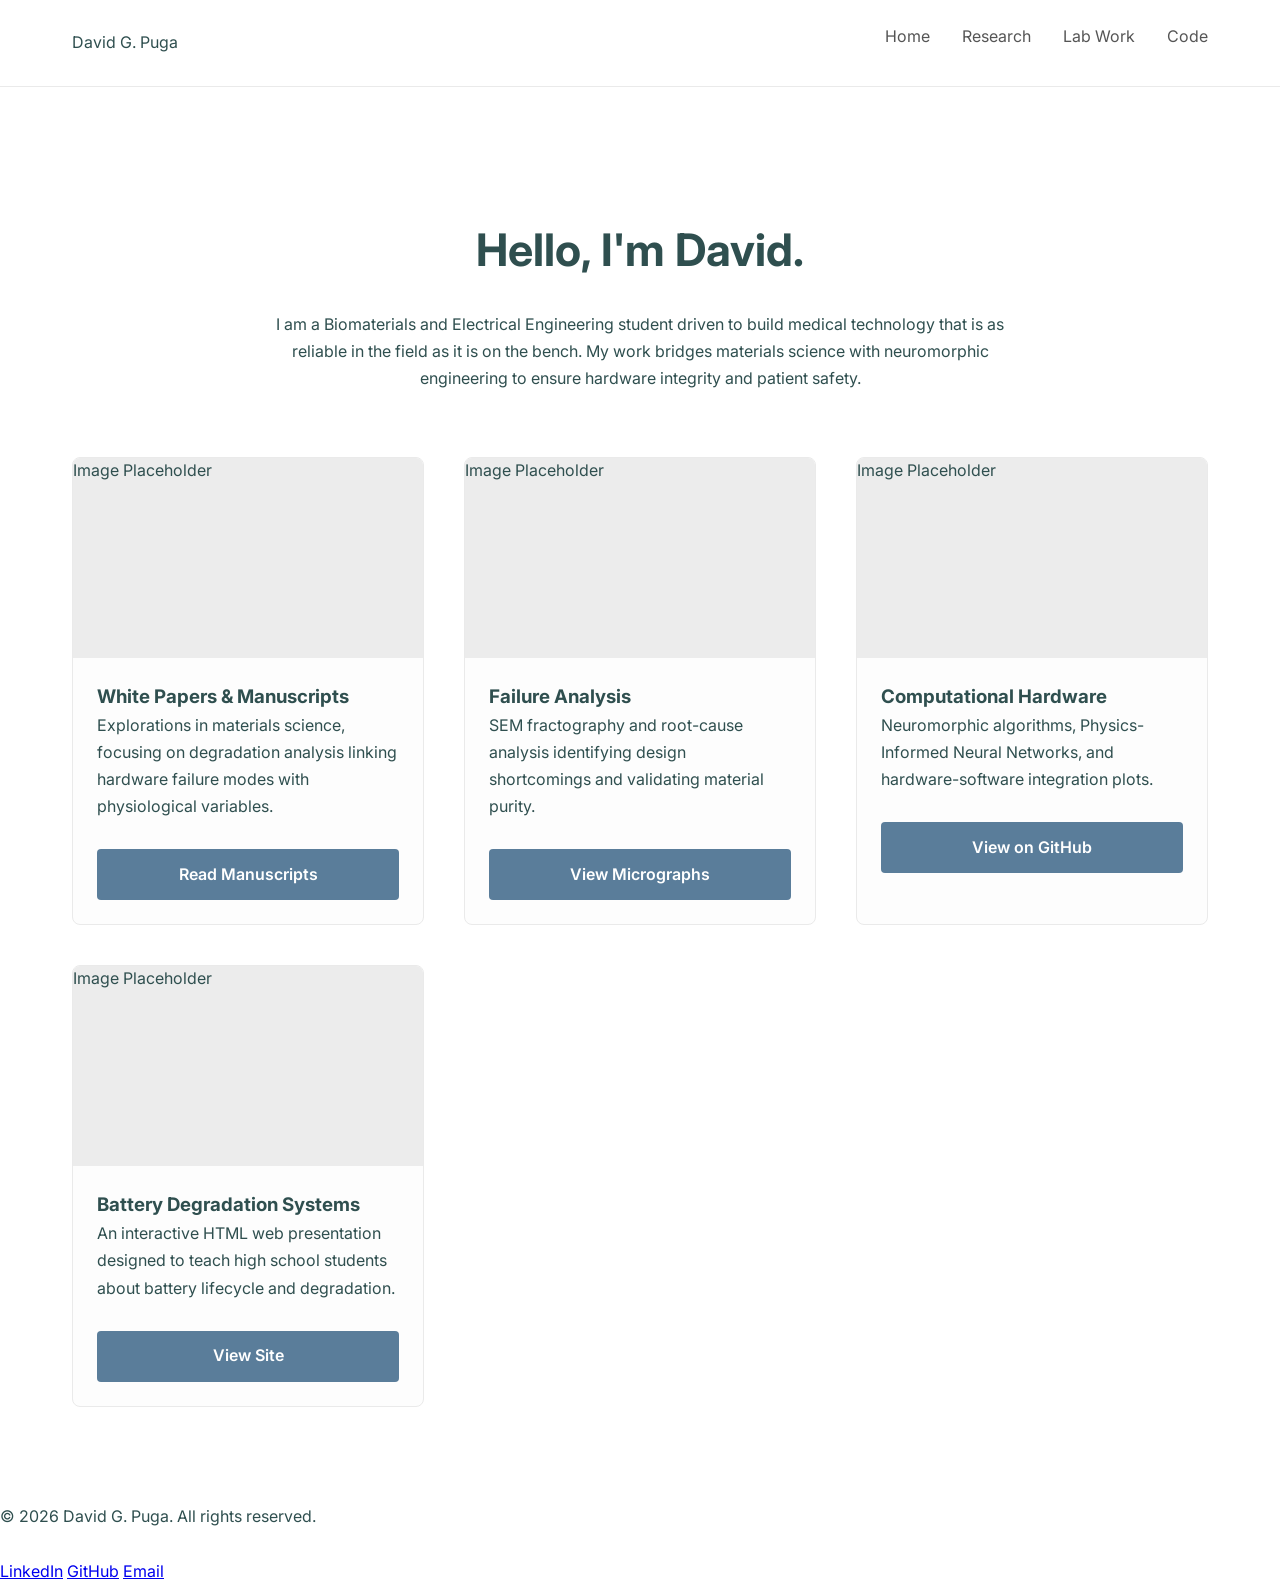
<file: Index.html>
<!DOCTYPE html>
<html lang="en">
<head>
    <meta charset="UTF-8">
    <meta name="viewport" content="width=device-width, initial-scale=1.0">
    <title>David G. Puga | Engineering Portfolio</title>
    <link rel="stylesheet" href="style.css">
    <link href="https://fonts.googleapis.com/css2?family=Inter:wght@300;400;600&display=swap" rel="stylesheet">
</head>
<body>
    <header>
        <nav>
            <div class="logo">David G. Puga</div>
            <ul class="nav-links">
                <li><a href="#home">Home</a></li>
                <li><a href="#research">Research</a></li>
                <li><a href="#lab-work">Lab Work</a></li>
                <li><a href="#code">Code</a></li>
            </ul>
        </nav>
    </header>

    <main id="home">
        <section id="hero">
            <h1>Hello, I'm David.</h1>
            <p>I am a Biomaterials and Electrical Engineering student driven to build medical technology that is as reliable in the field as it is on the bench. My work bridges materials science with neuromorphic engineering to ensure hardware integrity and patient safety.</p>
        </section>

        <section id="portfolio">
            <div class="grid-container">
                <div class="card">
                    <div class="card-img-placeholder">Image Placeholder</div>
                    <div class="card-content">
                        <h3>White Papers & Manuscripts</h3>
                        <p>Explorations in materials science, focusing on degradation analysis linking hardware failure modes with physiological variables.</p>
                        <a href="#" class="btn">Read Manuscripts</a>
                    </div>
                </div>

                <div class="card">
                    <div class="card-img-placeholder">Image Placeholder</div>
                    <div class="card-content">
                        <h3>Failure Analysis</h3>
                        <p>SEM fractography and root-cause analysis identifying design shortcomings and validating material purity.</p>
                        <a href="#" class="btn">View Micrographs</a>
                    </div>
                </div>

                <div class="card">
                    <div class="card-img-placeholder">Image Placeholder</div>
                    <div class="card-content">
                        <h3>Computational Hardware</h3>
                        <p>Neuromorphic algorithms, Physics-Informed Neural Networks, and hardware-software integration plots.</p>
                        <a href="#" class="btn">View on GitHub</a>
                    </div>
                </div>

                <div class="card">
                    <div class="card-img-placeholder">Image Placeholder</div>
                    <div class="card-content">
                        <h3>Battery Degradation Systems</h3>
                        <p>An interactive HTML web presentation designed to teach high school students about battery lifecycle and degradation.</p>
                        <a href="#" class="btn">View Site</a>
                    </div>
                </div>
            </div>
        </section>
    </main>

    <footer>
        <p>&copy; 2026 David G. Puga. All rights reserved.</p>
        <div class="social-links">
            <a href="https://linkedin.com/in/davidgopuga" target="_blank">LinkedIn</a>
            <a href="#" target="_blank">GitHub</a>
            <a href="mailto:davidgopuga@gmail.com">Email</a>
        </div>
    </footer>
</body>
</html>
</file>
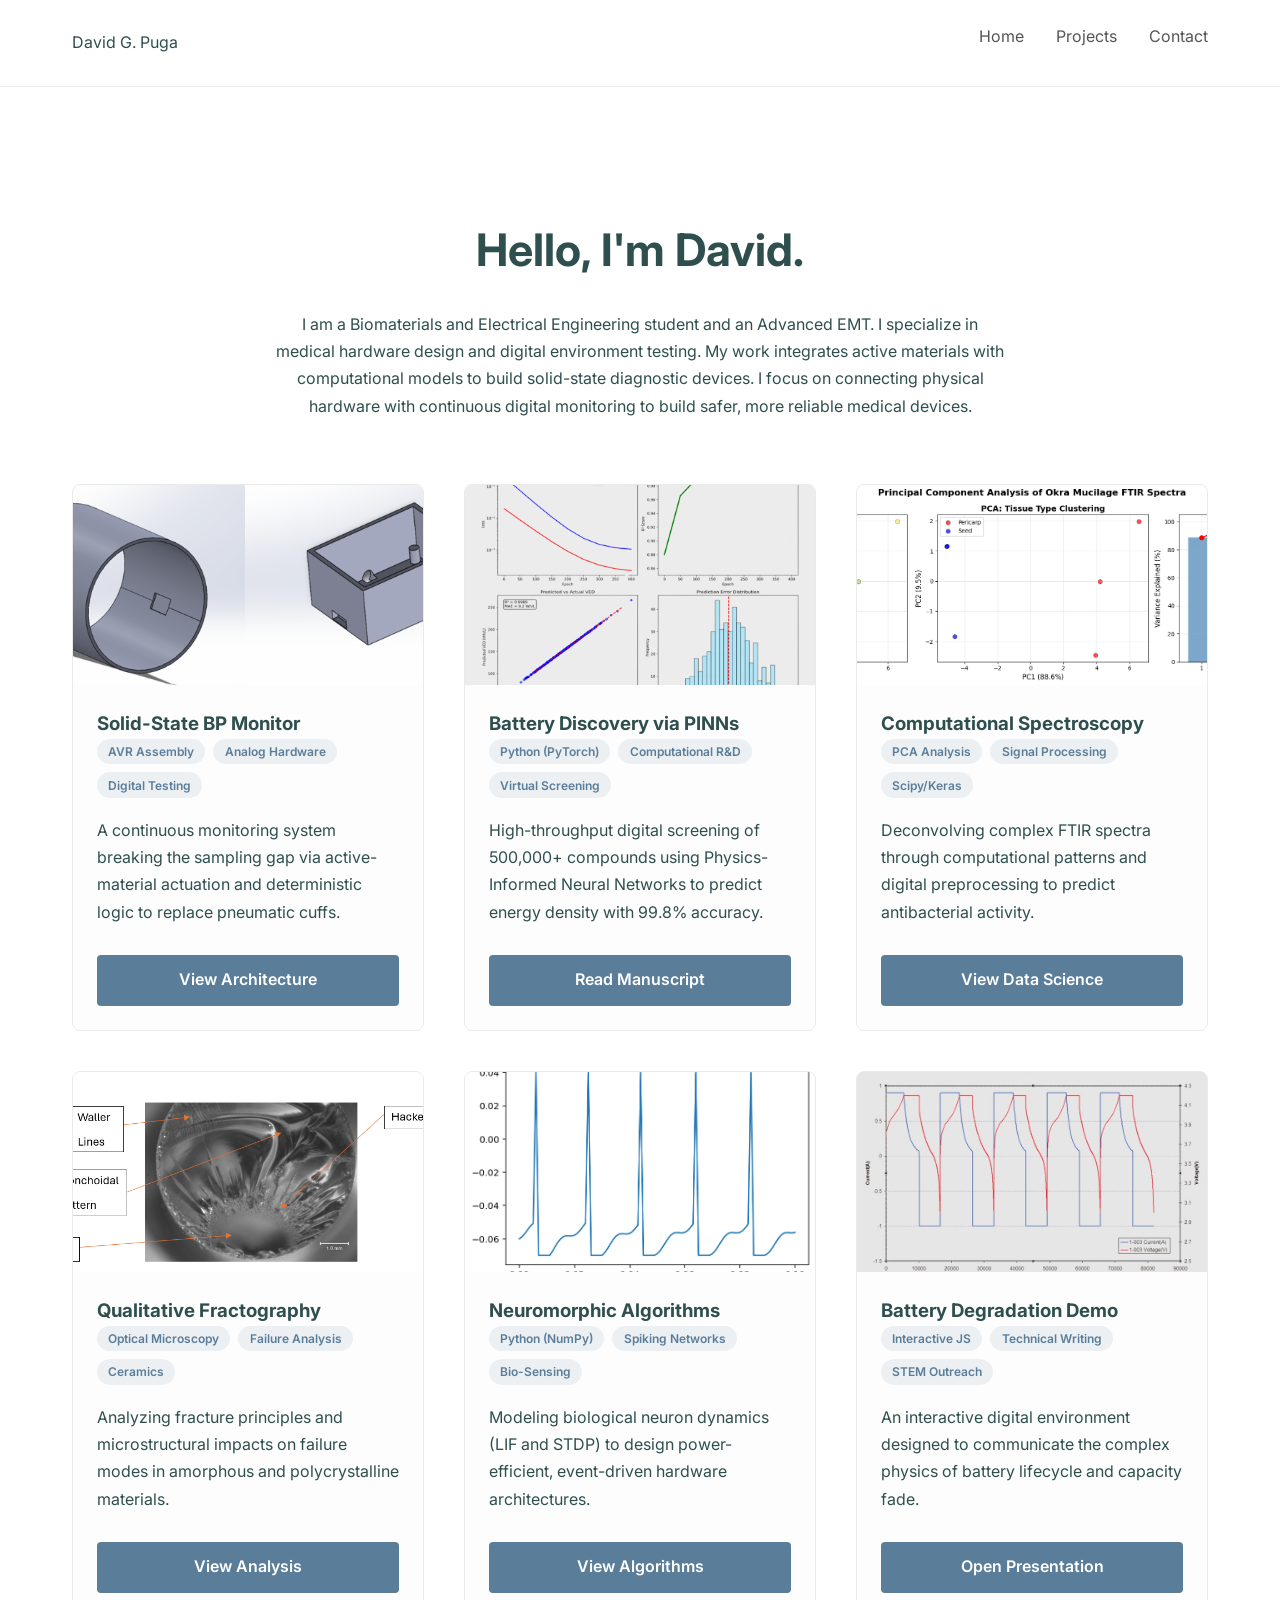
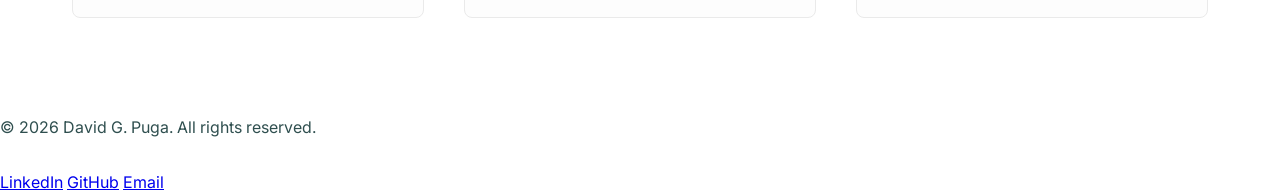
<file: index.html>
<!DOCTYPE html>
<html lang="en">
<head>
    <meta charset="UTF-8">
    <meta name="viewport" content="width=device-width, initial-scale=1.0">
    <title>David G. Puga | Engineering Portfolio</title>
    <link rel="stylesheet" href="style.css">
    <link href="https://fonts.googleapis.com/css2?family=Inter:wght@300;400;600&display=swap" rel="stylesheet">
</head>
<body>
    <header>
        <nav>
            <div class="logo">David G. Puga</div>
            <ul class="nav-links">
                <li><a href="index.html">Home</a></li>
                <li><a href="#portfolio">Projects</a></li>
                <li><a href="mailto:davidgopuga@gmail.com">Contact</a></li>
            </ul>
        </nav>
    </header>

    <main id="home">
        <section id="hero">
            <h1>Hello, I'm David.</h1>
            <p>I am a Biomaterials and Electrical Engineering student and an Advanced EMT. I specialize in medical hardware design and digital environment testing. My work integrates active materials with computational models to build solid-state diagnostic devices. I focus on connecting physical hardware with continuous digital monitoring to build safer, more reliable medical devices.</p>
        </section>

        <section id="portfolio">
            <div class="grid-container">
                
                <div class="card">
                    <div class="card-img-placeholder">
                        <img src="assets/bp-cad-inner-sleeve.png" alt="SolidWorks CAD of BP Sleeve" style="width: 100%; height: 100%; object-fit: cover;">
                    </div>
                    <div class="card-content">
                        <h3>Solid-State BP Monitor</h3>
                        <div class="skill-tags">
                            <span>AVR Assembly</span>
                            <span>Analog Hardware</span>
                            <span>Digital Testing</span>
                        </div>
                        <p>A continuous monitoring system breaking the sampling gap via active-material actuation and deterministic logic to replace pneumatic cuffs.</p>
                        <a href="bp-monitor.html" class="btn">View Architecture</a>
                    </div>
                </div>

                <div class="card">
                    <div class="card-img-placeholder">
                        <img src="assets/pinn-parity-plot.png" alt="PINN Accuracy Plot" style="width: 100%; height: 100%; object-fit: cover;">
                    </div>
                    <div class="card-content">
                        <h3>Battery Discovery via PINNs</h3>
                        <div class="skill-tags">
                            <span>Python (PyTorch)</span>
                            <span>Computational R&D</span>
                            <span>Virtual Screening</span>
                        </div>
                        <p>High-throughput digital screening of 500,000+ compounds using Physics-Informed Neural Networks to predict energy density with 99.8% accuracy.</p>
                        <a href="pinns-research.html" class="btn">Read Manuscript</a>
                    </div>
                </div>

                <div class="card">
                    <div class="card-img-placeholder">
                        <img src="assets/spectro-pca-cluster.png" alt="PCA Cluster Plot" style="width: 100%; height: 100%; object-fit: cover;">
                    </div>
                    <div class="card-content">
                        <h3>Computational Spectroscopy</h3>
                        <div class="skill-tags">
                            <span>PCA Analysis</span>
                            <span>Signal Processing</span>
                            <span>Scipy/Keras</span>
                        </div>
                        <p>Deconvolving complex FTIR spectra through computational patterns and digital preprocessing to predict antibacterial activity.</p>
                        <a href="spectroscopy.html" class="btn">View Data Science</a>
                    </div>
                </div>

                <div class="card">
                    <div class="card-img-placeholder">
                        <img src="assets/fracto-glass-micrograph.png" alt="Fractography Micrograph" style="width: 100%; height: 100%; object-fit: cover;">
                    </div>
                    <div class="card-content">
                        <h3>Qualitative Fractography</h3>
                        <div class="skill-tags">
                            <span>Optical Microscopy</span>
                            <span>Failure Analysis</span>
                            <span>Ceramics</span>
                        </div>
                        <p>Analyzing fracture principles and microstructural impacts on failure modes in amorphous and polycrystalline materials.</p>
                        <a href="fractography.html" class="btn">View Analysis</a>
                    </div>
                </div>

                <div class="card">
                    <div class="card-img-placeholder">
                        <img src="assets/neuro-lif-voltage-plot.png" alt="LIF Neuron Voltage Plot" style="width: 100%; height: 100%; object-fit: cover;">
                    </div>
                    <div class="card-content">
                        <h3>Neuromorphic Algorithms</h3>
                        <div class="skill-tags">
                            <span>Python (NumPy)</span>
                            <span>Spiking Networks</span>
                            <span>Bio-Sensing</span>
                        </div>
                        <p>Modeling biological neuron dynamics (LIF and STDP) to design power-efficient, event-driven hardware architectures.</p>
                        <a href="neuromorphic.html" class="btn">View Algorithms</a>
                    </div>
                </div>

                <div class="card">
                    <div class="card-img-placeholder">
                        <img src="battery-class/Picture1.jpg" alt="Interactive Presentation" style="width: 100%; height: 100%; object-fit: cover;">
                    </div>
                    <div class="card-content">
                        <h3>Battery Degradation Demo</h3>
                        <div class="skill-tags">
                            <span>Interactive JS</span>
                            <span>Technical Writing</span>
                            <span>STEM Outreach</span>
                        </div>
                        <p>An interactive digital environment designed to communicate the complex physics of battery lifecycle and capacity fade.</p>
                        <a href="battery-class/index.html" class="btn">Open Presentation</a>
                    </div>
                </div>

            </div>
        </section>
    </main>

    <footer>
        <p>&copy; 2026 David G. Puga. All rights reserved.</p>
        <div class="social-links">
            <a href="https://linkedin.com/in/davidgopuga" target="_blank">LinkedIn</a>
            <a href="https://github.com/GOPD050107" target="_blank">GitHub</a>
            <a href="mailto:davidgopuga@gmail.com">Email</a>
        </div>
    </footer>
</body>
</html>
</file>
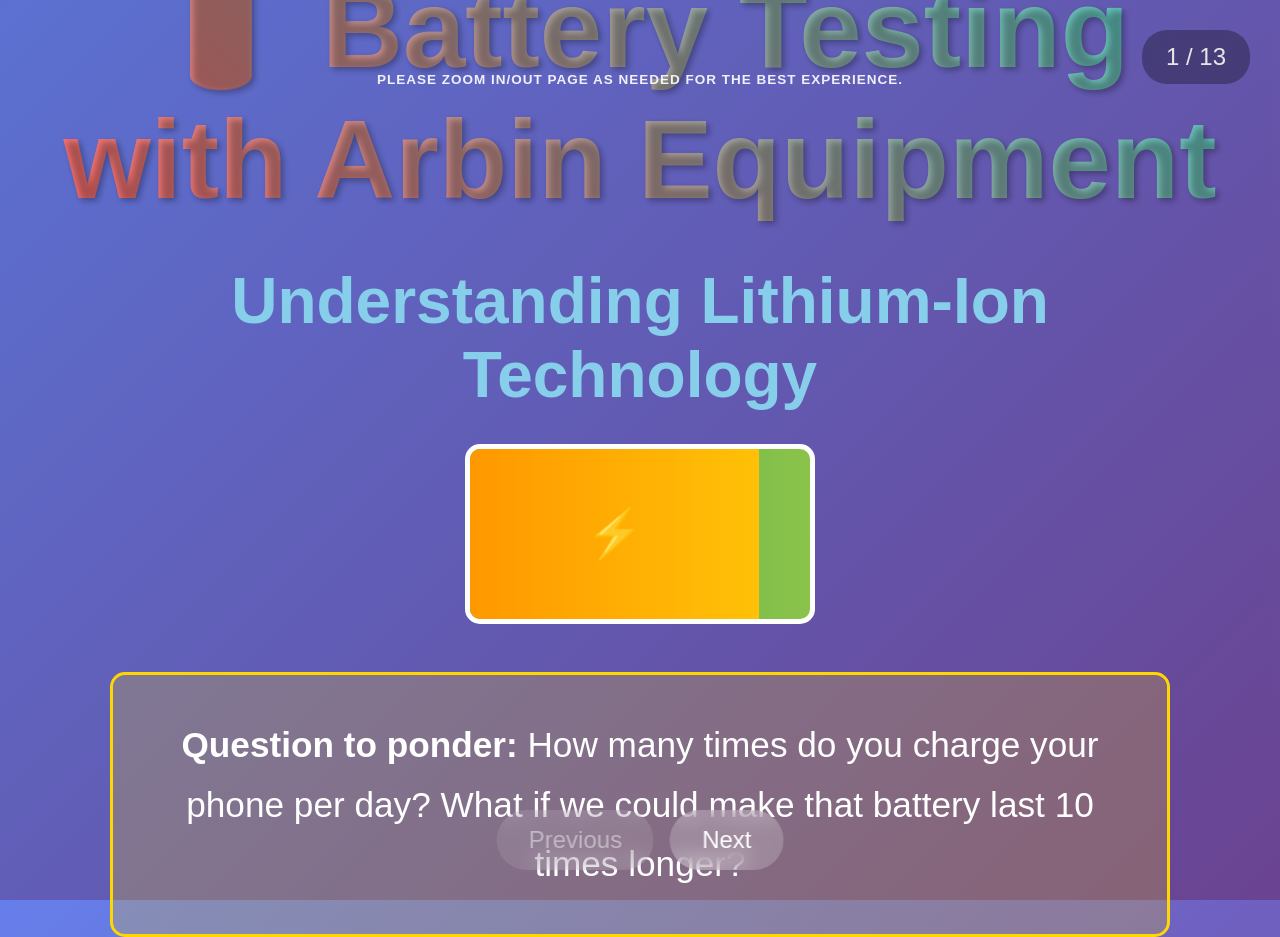
<file: battery-class/index.html>
<!DOCTYPE html>
<html lang="en">
<head>
    <meta charset="UTF-8">
    <meta name="viewport" content="width=device-width, initial-scale=1.0">
    <title>Battery Testing with Arbin Equipment</title>
    <style>
        * {
            margin: 0;
            padding: 0;
            box-sizing: border-box;
        }

        /* Set base font size for responsive scaling with rem units */
        html {
            font-size: 16px;
        }

        body {
            font-family: 'Arial', sans-serif;
            background: linear-gradient(135deg, #667eea 0%, #764ba2 100%);
            color: white;
            overflow: hidden;
        }

        .presentation-container {
            width: 100vw;
            height: 100vh;
            position: relative;
        }

        .slide {
            width: 100%;
            height: 100%;
            display: none;
            align-items: center;
            justify-content: center;
            padding: 4vw; /* Responsive padding */
            position: absolute;
            top: 0;
            left: 0;
            background: rgba(0, 0, 0, 0.1);
        }

        .slide.active {
            display: flex;
            flex-direction: column;
            animation: slideIn 0.5s ease-in-out;
        }

        @keyframes slideIn {
            from { opacity: 0; transform: translateY(50px); }
            to { opacity: 1; transform: translateY(0); }
        }

        h1 {
            font-size: 7rem; /* Drastically increased font size */
            text-align: center;
            margin-bottom: 2.5rem;
            text-shadow: 3px 3px 6px rgba(0,0,0,0.3);
            background: linear-gradient(45deg, #ff6b6b, #4ecdc4);
            -webkit-background-clip: text;
            -webkit-text-fill-color: transparent;
            background-clip: text;
        }

        h2 {
            font-size: 6rem; /* Drastically increased font size */
            margin-bottom: 2rem;
            color: #ffd700;
            text-shadow: 2px 2px 4px rgba(0,0,0,0.3);
        }

        h3 {
            font-size: 4rem; /* Drastically increased font size */
            margin-bottom: 1.5rem;
            color: #87ceeb;
        }

        .content {
            max-width: 1800px; /* Expanded width */
            width: 100%;
            text-align: center;
        }

        .two-column {
            display: grid;
            grid-template-columns: 1fr 1fr;
            gap: 4rem; /* Increased gap */
            align-items: center;
            width: 100%;
        }
        
        .slide11-layout {
            grid-template-columns: 1.2fr 0.8fr;
            gap: 2.5rem;
        }

        .battery-animation {
            width: 350px;
            height: 180px;
            border: 5px solid #fff;
            border-radius: 15px;
            position: relative;
            margin: 2rem auto;
            background: linear-gradient(90deg, #4CAF50 0%, #8BC34A 100%);
            overflow: hidden;
        }

        .battery-level {
            height: 100%;
            background: linear-gradient(90deg, #FF9800, #FFC107);
            width: 0%;
            transition: width 3s ease-in-out;
            display: flex;
            align-items: center;
            justify-content: center;
            font-weight: bold;
            color: white;
            font-size: 3rem;
        }

        .battery-terminal {
            width: 25px;
            height: 70px;
            background: #fff;
            position: absolute;
            right: -30px;
            top: 50%;
            transform: translateY(-50%);
            border-radius: 0 8px 8px 0;
        }

        .ion-flow {
            display: flex;
            justify-content: space-evenly;
            align-items: center;
            height: 300px; /* Increased height */
            margin: 2rem 0;
        }

        .electrode {
            width: 220px; 
            height: 280px; 
            border-radius: 15px;
            display: flex;
            flex-direction: column;
            align-items: center;
            justify-content: center;
            padding: 1rem;
            font-weight: bold;
            color: white;
            text-shadow: 1px 1px 2px rgba(0,0,0,0.5);
            font-size: 2rem; /* Drastically increased font size */
        }

        .anode {
            background: linear-gradient(45deg, #333, #666);
        }

        .cathode {
            background: linear-gradient(45deg, #e74c3c, #c0392b);
        }

        .ion {
            width: 30px; /* Made bigger */
            height: 30px; /* Made bigger */
            background: #ffd700;
            border-radius: 50%;
            position: relative;
            animation: float 2s ease-in-out infinite;
        }

        @keyframes float {
            0%, 100% { transform: translateY(0px); }
            50% { transform: translateY(-20px); }
        }

        @keyframes move-right {
            from { transform: translateX(-200px); } /* Adjusted distance */
            to { transform: translateX(200px); } /* Adjusted distance */
        }

        @keyframes move-left {
            from { transform: translateX(200px); } /* Adjusted distance */
            to { transform: translateX(-200px); } /* Adjusted distance */
        }

        .ion.charge {
            animation: move-left 1.5s ease-in-out forwards, float 2s ease-in-out infinite;
        }

        .ion.discharge {
            animation: move-right 1.5s ease-in-out forwards, float 2s ease-in-out infinite;
        }

        .equipment-showcase {
            display: grid;
            grid-template-columns: repeat(auto-fit, minmax(350px, 1fr)); /* Increased min-width */
            gap: 3rem;
            margin: 3rem 0;
        }

        .equipment-card {
            background: rgba(255, 255, 255, 0.1);
            border-radius: 20px;
            padding: 2.5rem;
            backdrop-filter: blur(10px);
            border: 1px solid rgba(255, 255, 255, 0.2);
            transition: transform 0.3s ease, box-shadow 0.3s ease;
        }

        .equipment-card p {
            font-size: 1.8rem; /* Drastically increased font size */
            line-height: 1.6;
        }

        .equipment-card:hover {
            transform: translateY(-5px);
            box-shadow: 0 10px 30px rgba(0, 0, 0, 0.3);
        }

        .degradation-chart {
            width: 100%;
            height: 400px; /* Increased height */
            background: rgba(255, 255, 255, 0.1);
            border-radius: 15px;
            margin: 1.5rem 0;
            display: flex;
            align-items: flex-end;
            justify-content: space-around;
            padding: 1.5rem;
        }

        .bar {
            width: 60px; /* Made bigger */
            background: linear-gradient(to top, #ff6b6b, #4ecdc4);
            border-radius: 8px 8px 0 0;
            margin: 0 0.5rem;
            position: relative;
            transition: height 2s ease-in-out;
        }

        .bar::after {
            content: attr(data-value);
            position: absolute;
            top: -2rem;
            left: 50%;
            transform: translateX(-50%);
            color: white;
            font-size: 1.5rem; /* Drastically increased font size */
        }

        .navigation {
            position: fixed;
            bottom: 30px;
            left: 50%;
            transform: translateX(-50%);
            display: flex;
            gap: 1rem;
            z-index: 1000;
        }

        .nav-btn {
            padding: 1rem 2rem; /* Made bigger */
            background: rgba(255, 255, 255, 0.2);
            border: none;
            border-radius: 50px;
            color: white;
            cursor: pointer;
            transition: all 0.3s ease;
            backdrop-filter: blur(10px);
            font-size: 1.5rem; /* Drastically increased font size */
        }

        .nav-btn:hover {
            background: rgba(255, 255, 255, 0.3);
            transform: translateY(-2px);
        }

        .nav-btn:disabled {
            opacity: 0.5;
            cursor: not-allowed;
        }

        .slide-counter {
            position: fixed;
            top: 30px;
            right: 30px;
            background: rgba(0, 0, 0, 0.3);
            padding: 0.8rem 1.5rem;
            border-radius: 25px;
            backdrop-filter: blur(10px);
            font-size: 1.5rem;
        }

        .interactive-demo {
            background: rgba(255, 255, 255, 0.1);
            border-radius: 20px;
            padding: 3rem; /* Increased padding */
            margin: 3rem 0;
            backdrop-filter: blur(10px);
        }

        .demo-controls {
            display: flex;
            justify-content: center;
            gap: 1.5rem;
            margin: 1.5rem 0;
        }

        .demo-btn {
            padding: 1.2rem 2.4rem; /* Made bigger */
            background: linear-gradient(45deg, #667eea, #764ba2);
            border: none;
            border-radius: 50px;
            color: white;
            cursor: pointer;
            transition: all 0.3s ease;
            font-weight: bold;
            font-size: 1.5rem; /* Drastically increased font size */
        }

        .demo-btn:hover {
            transform: translateY(-2px);
            box-shadow: 0 5px 15px rgba(0, 0, 0, 0.3);
        }

        .question-prompt {
            background: rgba(255, 215, 0, 0.2);
            border: 3px solid #ffd700;
            border-radius: 15px;
            padding: 2.5rem; /* Increased padding */
            margin: 3rem auto 0 auto; /* Increased margin */
            animation: pulse 2s infinite;
            font-size: 2.2rem; /* Drastically increased font size */
            line-height: 1.7;
            max-width: 90%;
        }

        @keyframes pulse {
            0% { transform: scale(1); }
            50% { transform: scale(1.01); }
            100% { transform: scale(1); }
        }

        .bullet-points {
            text-align: left;
            font-size: 2.5rem; /* Drastically increased font size */
            line-height: 1.8;
            margin: 1.5rem auto;
            max-width: 95%;
        }

        .bullet-points li {
            margin: 1.5rem 0; /* Increased margin */
            padding-left: 1rem;
        }
        
        .bullet-points p {
            margin-bottom: 1.5rem; /* Increased margin */
        }

        .highlight {
            background: rgba(255, 215, 0, 0.3);
            padding: 0.2rem 0.6rem; /* Increased padding */
            border-radius: 6px;
            font-weight: bold;
        }

        .software-interface {
            background: rgba(0, 0, 0, 0.7);
            border-radius: 15px;
            padding: 2.5rem; /* Increased padding */
            margin: 1.5rem 0;
            font-family: 'Courier New', monospace;
            text-align: left;
        }

        .code-line {
            color: #00ff00;
            margin: 0.5rem 0;
            font-size: 2rem; /* Drastically increased font size */
        }
    </style>
</head>
<body>
    <div class="presentation-container">
        <div class="slide-counter">
            <span id="current-slide">1</span> / <span id="total-slides">13</span>
        </div>

        <!-- Slide 1: Title -->
        <div class="slide active">
            <div class="content">
                <h1>🔋 Battery Testing with Arbin Equipment</h1>
                <h3>Understanding Lithium-Ion Technology</h3>
                <p style="position: absolute; top: 8vh; left: 0; width: 100%; color: rgba(255, 255, 255, 0.9); font-weight: 600; font-size: 1.5vh; text-align: center; text-transform: uppercase; letter-spacing: 1px; z-index: 10;">
                Please zoom in/out page as needed for the best experience.
                </p>
            
                <div class="battery-animation">
                    <div class="battery-level" id="title-battery">⚡</div>
                    <div class="battery-terminal"></div>
                </div>
                <div class="question-prompt">
                    <strong>Question to ponder:</strong> How many times do you charge your phone per day? What if we could make that battery last 10 times longer?
                </div>
            </div>
        </div>

        <!-- Slide 2: Why Battery Testing Matters -->
        <div class="slide">
            <div class="content">
                <h2>🚀 Why Battery Testing Matters</h2>
                <div class="two-column">
                    <div>
                        <div class="bullet-points">
                            <ul>
                                <li>Electric vehicles need <span class="highlight">reliable batteries</span></li>
                                <li>Smartphones require <span class="highlight">long-lasting power</span></li>
                                <li>Grid storage depends on <span class="highlight">safe operation</span></li>
                                <li>Space missions need <span class="highlight">perfect performance</span></li>
                            </ul>
                        </div>
                    </div>
                    <div>
                        <div class="degradation-chart">
                            <div class="bar" data-value="100%" style="height: 100px;"></div>
                            <div class="bar" data-value="95%" style="height: 95px;"></div>
                            <div class="bar" data-value="87%" style="height: 87px;"></div>
                            <div class="bar" data-value="72%" style="height: 72px;"></div>
                            <div class="bar" data-value="58%" style="height: 58px;"></div>
                        </div>
                        <p style="font-size: 2rem;">Battery capacity over time</p>
                    </div>
                </div>
                <div class="question-prompt">
                    <strong>Think about it:</strong> What happens when a battery fails in a medical device or electric car?
                </div>
            </div>
        </div>

        <!-- Slide 3: Lithium-Ion Chemistry -->
        <div class="slide">
            <div class="content">
                <h2>⚛️ Lithium-Ion Battery Chemistry</h2>
                <div class="ion-flow">
                    <div class="electrode anode">
                        <div>
                            <div>ANODE</div>
                            <div>(Graphite)</div>
                            <div id="anode-reaction" style="font-size: 1.8rem; margin-top: 1.5rem;">Li → Li⁺ + e⁻</div>
                        </div>
                    </div>
                    <div style="display: flex; flex-direction: column; align-items: center; justify-content: center; position: relative; width: 300px;">
                        <div id="ion-container" style="position: absolute; width: 100%;">
                            <div class="ion"></div>
                            <div class="ion" style="animation-delay: 0.5s;"></div>
                            <div class="ion" style="animation-delay: 1s;"></div>
                        </div>
                        <div id="flow-direction" style="font-size: 4rem; margin: 1rem 0; color: #ffd700;"></div>
                        <div style="font-size: 1.8rem;">Li⁺ ions</div>
                    </div>
                    <div class="electrode cathode">
                        <div>
                            <div>CATHODE</div>
                            <div>(LiCoO₂)</div>
                            <div id="cathode-reaction" style="font-size: 1.8rem; margin-top: 1.5rem;">Li⁺ + e⁻ → Li</div>
                        </div>
                    </div>
                </div>
                <div class="interactive-demo">
                    <h3>Interactive Demo</h3>
                    <div class="demo-controls">
                        <button class="demo-btn" onclick="animateDischarge()">Discharge 🔋</button>
                        <button class="demo-btn" onclick="animateCharge()">Charge ⚡</button>
                    </div>
                    <div id="demo-status" style="font-size: 2rem; min-height: 1.5em; padding-top:1rem;">Click a button to see the ion movement!</div>
                </div>
                <div class="question-prompt">
                    <strong>Challenge:</strong> What happens to the ions when we charge vs discharge? Why does this matter for testing?
                </div>
            </div>
        </div>

        <!-- Slide 4: Physics of Battery Degradation -->
        <div class="slide">
            <div class="content">
                <h2>🔬 Physics of Battery Degradation</h2>
                <div class="two-column">
                    <div>
                        <div class="bullet-points">
                            <ul>
                                <li><span class="highlight">Solid Electrolyte Interface (SEI)</span> formation</li>
                                <li><span class="highlight">Lithium plating</span> at high currents</li>
                                <li><span class="highlight">Active material loss</span> over cycles</li>
                                <li><span class="highlight">Impedance growth</span> with age</li>
                                <li><span class="highlight">Thermal effects</span> accelerate degradation</li>
                            </ul>
                        </div>
                    </div>
                    <div>
                        <div class="degradation-chart" id="degradation-demo">
                            <div class="bar" data-value="New" style="height: 120px; background: linear-gradient(to top, #4CAF50, #8BC34A);"></div>
                            <div class="bar" data-value="100 cycles" style="height: 110px; background: linear-gradient(to top, #FFC107, #FF9800);"></div>
                            <div class="bar" data-value="500 cycles" style="height: 95px; background: linear-gradient(to top, #FF9800, #FF5722);"></div>
                            <div class="bar" data-value="1000 cycles" style="height: 80px; background: linear-gradient(to top, #FF5722, #F44336);"></div>
                            <div class="bar" data-value="2000 cycles" style="height: 65px; background: linear-gradient(to top, #F44336, #E91E63);"></div>
                        </div>
                    </div>
                </div>
                <div class="question-prompt">
                    <strong>Real-world connection:</strong> Ever notice your phone battery doesn't last as long after a year? That's degradation in action!
                </div>
            </div>
        </div>

        <!-- Slide 5: Meet the Arbin Equipment -->
        <div class="slide">
            <div class="content">
                <h2>🏭 Meet the Arbin Equipment</h2>
                <div class="equipment-showcase">
                    <div class="equipment-card">
                        <h3>🔧 Battery Tester</h3>
                        <p>Precise current and voltage control</p>
                        <p>Multiple independent channels</p>
                        <p>High accuracy measurements</p>
                        <div class="highlight" style="font-size: 1.8rem; margin-top: 1rem; display: inline-block;">±0.05% accuracy</div>
                    </div>
                    <div class="equipment-card">
                        <h3>🌡️ Environmental Chamber</h3>
                        <p>Temperature control: -40°C to +85°C</p>
                        <p>Humidity control: 5% to 95%</p>
                        <p>Precise environmental simulation</p>
                        <div class="highlight" style="font-size: 1.8rem; margin-top: 1rem; display: inline-block;">±0.1°C stability</div>
                    </div>
                    <div class="equipment-card">
                        <h3>🔗 Integration</h3>
                        <p>Synchronized testing protocols</p>
                        <p>Real-time data acquisition</p>
                        <p>Safety monitoring systems</p>
                        <div class="highlight" style="font-size: 1.8rem; margin-top: 1rem; display: inline-block;">24/7 operation</div>
                    </div>
                </div>
                <div class="question-prompt">
                    <strong>Hands-on question:</strong> What extreme conditions might we want to test batteries under? Think about where batteries are used!
                </div>
            </div>
        </div>

        <!-- Slide 6: Battery Testing Protocols -->
        <div class="slide">
            <div class="content">
                <h2>📋 Battery Testing Protocols</h2>
                <div class="two-column">
                    <div>
                        <div class="bullet-points">
                            <ul>
                                <li><span class="highlight">Capacity Test:</span> How much energy can it store?</li>
                                <li><span class="highlight">Cycle Life:</span> How many charge/discharge cycles?</li>
                                <li><span class="highlight">Rate Capability:</span> How fast can it charge/discharge?</li>
                                <li><span class="highlight">Impedance:</span> How much resistance does it have?</li>
                                <li><span class="highlight">Safety Tests:</span> What happens under abuse?</li>
                            </ul>
                        </div>
                    </div>
                    <div>
                        <div class="interactive-demo">
                            <h3>Test Sequence</h3>
                            <div id="test-sequence">
                                <div class="code-line">1. Pre-conditioning: 3 cycles at C/10</div>
                                <div class="code-line">2. Capacity test: C/20 discharge</div>
                                <div class="code-line">3. Rate test: C/5, C/2, 1C, 2C</div>
                                <div class="code-line">4. Cycle life: 1000+ cycles</div>
                                <div class="code-line">5. Safety validation</div>
                            </div>
                        </div>
                    </div>
                </div>
                <div class="question-prompt">
                    <strong>Critical thinking:</strong> Why do we test at different rates? What's the difference between C/10 and 2C?
                </div>
            </div>
        </div>

        <!-- Slide 7: Arbin Hardware Deep Dive -->
        <div class="slide">
            <div class="content">
                <h2>⚙️ Arbin Hardware Deep Dive</h2>
                <div class="equipment-showcase">
                    <div class="equipment-card">
                        <h3>🔌 Channel Architecture</h3>
                        <p>Independent voltage/current sources</p>
                        <p>Isolated measurement circuits</p>
                        <p>Built-in safety limits</p>
                    </div>
                    <div class="equipment-card">
                        <h3>📊 Data Acquisition</h3>
                        <p>16-bit resolution ADCs</p>
                        <p>1000 Hz sampling rate</p>
                        <p>Real-time data logging</p>
                    </div>
                    <div class="equipment-card">
                        <h3>🛡️ Safety Features</h3>
                        <p>Over-voltage protection</p>
                        <p>Over-current protection</p>
                        <p>Temperature monitoring</p>
                    </div>
                </div>
                <div class="interactive-demo">
                    <h3>Live Demo Setup</h3>
                    <div class="demo-controls">
                        <button class="demo-btn" onclick="showConnection()">Show Connections</button>
                        <button class="demo-btn" onclick="showSafety()">Safety Systems</button>
                    </div>
                    <div id="hardware-demo" style="font-size: 2rem;">Ready for live demonstration!</div>
                </div>
                <div class="question-prompt">
                    <strong>Safety first:</strong> What could go wrong if we don't have proper safety systems? Think about energy storage!
                </div>
            </div>
        </div>

        <!-- Slide 8: Environmental Testing -->
        <div class="slide">
            <div class="content">
                <h2>🌡️ Environmental Testing</h2>
                <div class="two-column">
                    <div>
                        <div class="bullet-points">
                            <ul>
                                <li><span class="highlight">Temperature cycling:</span> -20°C to +60°C</li>
                                <li><span class="highlight">Humidity testing:</span> 85% RH conditions</li>
                                <li><span class="highlight">Thermal shock:</span> Rapid temperature changes</li>
                                <li><span class="highlight">Long-term storage:</span> Calendar aging</li>
                            </ul>
                        </div>
                    </div>
                    <div>
                        <div class="degradation-chart">
                            <div class="bar" data-value="25°C" style="height: 100px; background: linear-gradient(to top, #4CAF50, #8BC34A);"></div>
                            <div class="bar" data-value="40°C" style="height: 85px; background: linear-gradient(to top, #FFC107, #FF9800);"></div>
                            <div class="bar" data-value="55°C" style="height: 65px; background: linear-gradient(to top, #FF9800, #FF5722);"></div>
                            <div class="bar" data-value="70°C" style="height: 45px; background: linear-gradient(to top, #FF5722, #F44336);"></div>
                        </div>
                        <p style="font-size: 2rem;">Battery life vs Temperature</p>
                    </div>
                </div>
                <div class="question-prompt">
                    <strong>Real-world scenario:</strong> Your phone gets hot while gaming. How does this affect the battery? What about leaving it in a hot car?
                </div>
            </div>
        </div>

        <!-- Slide 9: Arbin Software Interface -->
        <div class="slide">
            <div class="content">
                <h2>💻 Arbin Software Interface</h2>
                <div class="software-interface">
                    <div class="code-line">MITS Pro Software Features:</div>
                    <div class="code-line">├── Test Schedule Builder</div>
                    <div class="code-line">├── Real-time Data Monitoring</div>
                    <div class="code-line">├── Statistical Analysis Tools</div>
                    <div class="code-line">├── Custom Report Generation</div>
                    <div class="code-line">└── Database Management</div>
                </div>
                <div class="interactive-demo">
                    <h3>Software Demonstration</h3>
                    <div class="demo-controls">
                        <button class="demo-btn" onclick="showSchedule()">Schedule Builder</button>
                        <button class="demo-btn" onclick="showMonitoring()">Live Monitoring</button>
                        <button class="demo-btn" onclick="showAnalysis()">Data Analysis</button>
                    </div>
                    <div id="software-demo" style="font-size: 2rem;">Click buttons to explore software features!</div>
                </div>
                <div class="question-prompt">
                    <strong>Interactive challenge:</strong> If you were testing a battery, what parameters would you want to monitor in real-time?
                </div>
            </div>
        </div>

        <!-- Slide 10: Data Analysis and Interpretation -->
        <div class="slide">
            <div class="content">
                <h2>📈 Data Analysis & Interpretation</h2>
                <div class="two-column">
                    <div>
                        <div class="bullet-points">
                            <ul>
                                <li><span class="highlight">Capacity fade curves:</span> Track energy loss</li>
                                <li><span class="highlight">Voltage profiles:</span> Understand chemistry</li>
                                <li><span class="highlight">Impedance spectroscopy:</span> Diagnose aging</li>
                                <li><span class="highlight">Statistical analysis:</span> Predict lifetime</li>
                            </ul>
                        </div>
                    </div>
                    <div>
                        <div class="interactive-demo">
                            <h3>Data Visualization</h3>
                            <div class="demo-controls">
                                <button class="demo-btn" onclick="showCapacityFade()">Capacity Fade</button>
                                <button class="demo-btn" onclick="showVoltageProfile()">Voltage Profile</button>
                            </div>
                            <div id="data-visualization">
                                <canvas id="dataChart" width="500" height="250" style="background: rgba(255,255,255,0.1); border-radius: 10px;"></canvas>
                            </div>
                        </div>
                    </div>
                </div>
                <div class="question-prompt">
                    <strong>Detective work:</strong> How can we predict when a battery will fail just from looking at data trends?
                </div>
            </div>
        </div>
        
        <!-- Slide 11: Analyzing Real Test Data -->
        <div class="slide">
            <div class="content">
                <h2>📊 Analyzing Real Test Data</h2>
                <div class="two-column slide11-layout">
                    <div>
                        <img src="Picture1.jpg" alt="Battery Cycle Life Test Graph" style="width: 100%; max-width: 100%; border-radius: 15px; border: 3px solid white; background-color: white;">
                    </div>
                    <div>
                        <div class="bullet-points" style="font-size: 2.2rem;"> <!-- Slightly smaller font to fit -->
                            <p style="font-size: 2.5rem;">Let's break down this graph:</p>
                            <ul>
                                <li>The <span class="highlight" style="color: white; background-color: rgba(0, 102, 255, 0.5);">blue line</span> is the <strong>Current (A)</strong>.</li>
                                <li>The <span class="highlight" style="color: white; background-color: rgba(255, 51, 51, 0.5);">red line</span> is the <strong>Voltage (V)</strong>.</li>
                                <li><strong>Charging:</strong> Current is positive (+1A). Voltage rises to its limit (~4.2V).</li>
                                <li><strong>Discharging:</strong> Current is negative (-1A). Voltage drops as energy is drained.</li>
                                <li><strong>Cycles:</strong> This charge/discharge pattern repeats. We see five full cycles.</li>
                            </ul>
                        </div>
                         <div class="question-prompt" style="margin-top: 2rem;">
                            <strong>Think like an engineer:</strong> What do you think would happen to the red line (Voltage) over 500 cycles?
                        </div>
                    </div>
                </div>
            </div>
        </div>

        <!-- Slide 12: Real-World Applications -->
        <div class="slide">
            <div class="content">
                <h2>🌍 Real-World Applications</h2>
                <div class="equipment-showcase">
                    <div class="equipment-card">
                        <h3>🚗 Electric Vehicles</h3>
                        <p>Range validation</p>
                        <p>Fast charging optimization</p>
                        <p>Cold weather performance</p>
                    </div>
                    <div class="equipment-card">
                        <h3>🏠 Energy Storage</h3>
                        <p>Grid stability systems</p>
                        <p>Solar integration</p>
                        <p>Peak shaving applications</p>
                    </div>
                    <div class="equipment-card">
                        <h3>🚀 Aerospace</h3>
                        <p>Mission-critical reliability</p>
                        <p>Extreme environment testing</p>
                        <p>Long-term storage validation</p>
                    </div>
                    <div class="equipment-card">
                        <h3>📱 Consumer Electronics</h3>
                        <p>Smartphone optimization</p>
                        <p>Wearable device testing</p>
                        <p>IoT sensor validation</p>
                    </div>
                </div>
                <div class="question-prompt">
                    <strong>Career connection:</strong> Which application interests you most? What other fields might need battery testing?
                </div>
            </div>
        </div>

        <!-- Slide 13: Future of Battery Testing -->
        <div class="slide">
            <div class="content">
                <h2>🔮 Future of Battery Testing</h2>
                <div class="two-column">
                    <div>
                        <div class="bullet-points">
                            <ul>
                                <li><span class="highlight">AI-powered predictions:</span> Machine learning for lifetime estimation</li>
                                <li><span class="highlight">Solid-state batteries:</span> Next generation chemistry</li>
                                <li><span class="highlight">Faster testing:</span> Accelerated aging methods</li>
                                <li><span class="highlight">Sustainable recycling:</span> Circular economy approach</li>
                            </ul>
                        </div>
                    </div>
                    <div>
                        <div class="interactive-demo">
                            <h3>Your Future in Battery Tech</h3>
                            <div class="demo-controls">
                                <button class="demo-btn" onclick="showCareerPaths()">Career Paths</button>
                                <button class="demo-btn" onclick="showEducation()">Education Routes</button>
                            </div>
                            <div id="future-demo" style="font-size: 2rem;">The future is electric - and it needs YOU!</div>
                        </div>
                    </div>
                </div>
                <div class="question-prompt">
                    <strong>Your mission:</strong> How will you contribute to the battery revolution? What questions do you have about getting started?
                </div>
            </div>
        </div>

        <!-- Navigation -->
        <div class="navigation">
            <button class="nav-btn" onclick="previousSlide()" id="prevBtn">Previous</button>
            <button class="nav-btn" onclick="nextSlide()" id="nextBtn">Next</button>
        </div>
    </div>

    <script>
        let currentSlide = 0;
        const slides = document.querySelectorAll('.slide');
        const totalSlides = slides.length;

        document.getElementById('total-slides').textContent = totalSlides;

        function showSlide(n) {
            slides[currentSlide].classList.remove('active');
            currentSlide = (n + totalSlides) % totalSlides;
            slides[currentSlide].classList.add('active');
            document.getElementById('current-slide').textContent = currentSlide + 1;
            
            document.getElementById('prevBtn').disabled = currentSlide === 0;
            document.getElementById('nextBtn').disabled = currentSlide === totalSlides - 1;
            
            triggerSlideAnimations();
        }

        function nextSlide() {
            if (currentSlide < totalSlides - 1) {
                showSlide(currentSlide + 1);
            }
        }

        function previousSlide() {
            if (currentSlide > 0) {
                showSlide(currentSlide - 1);
            }
        }

        function triggerSlideAnimations() {
            if (currentSlide === 0) {
                setTimeout(() => {
                    const battery = document.getElementById('title-battery');
                    if(battery) battery.style.width = '85%';
                }, 500);
            }
            
            if (currentSlide === 1) {
                setTimeout(() => {
                    const bars = document.querySelectorAll('.degradation-chart .bar');
                    bars.forEach((bar, index) => {
                        setTimeout(() => {
                            bar.style.height = bar.style.height;
                        }, index * 200);
                    });
                }, 500);
            }
        }

        // Interactive demo functions
        function animateCharge() {
            const ions = document.querySelectorAll('#ion-container .ion');
            const flowDirection = document.getElementById('flow-direction');
            const anodeReaction = document.getElementById('anode-reaction');
            const cathodeReaction = document.getElementById('cathode-reaction');
            const demoStatus = document.getElementById('demo-status');

            if(flowDirection) flowDirection.innerHTML = '←';
            if(anodeReaction) anodeReaction.innerHTML = 'Li⁺ + e⁻ → Li';
            if(cathodeReaction) cathodeReaction.innerHTML = 'Li → Li⁺ + e⁻';
            if(demoStatus) demoStatus.innerHTML = '<span style="color: #4CAF50;">⚡ CHARGING: Ions move from Cathode to Anode.</span>';

            ions.forEach(ion => {
                ion.className = 'ion';
                void ion.offsetWidth;
                ion.classList.add('charge');
            });
        }

        function animateDischarge() {
            const ions = document.querySelectorAll('#ion-container .ion');
            const flowDirection = document.getElementById('flow-direction');
            const anodeReaction = document.getElementById('anode-reaction');
            const cathodeReaction = document.getElementById('cathode-reaction');
            const demoStatus = document.getElementById('demo-status');

            if(flowDirection) flowDirection.innerHTML = '→';
            if(anodeReaction) anodeReaction.innerHTML = 'Li → Li⁺ + e⁻';
            if(cathodeReaction) cathodeReaction.innerHTML = 'Li⁺ + e⁻ → Li';
            if(demoStatus) demoStatus.innerHTML = '<span style="color: #FF9800;">🔋 DISCHARGING: Ions move from Anode to Cathode.</span>';

            ions.forEach(ion => {
                ion.className = 'ion';
                void ion.offsetWidth;
                ion.classList.add('discharge');
            });
        }

        function showConnection() {
            const hardwareDemo = document.getElementById('hardware-demo');
            if(hardwareDemo) hardwareDemo.innerHTML = 
                '<div class="code-line">🔌 Battery → Channel Input (+/-)</div>' +
                '<div class="code-line">🌡️ Thermocouple → Temp Monitor</div>' +
                '<div class="code-line">🔗 Chamber → Environmental Control</div>';
        }

        function showSafety() {
            const hardwareDemo = document.getElementById('hardware-demo');
            if(hardwareDemo) hardwareDemo.innerHTML = 
                '<div class="code-line">⚠️ Voltage Limits: 2.5V - 4.2V</div>' +
                '<div class="code-line">⚠️ Current Limits: ±1.5A</div>' +
                '<div class="code-line">⚠️ Temperature: -40°C to +85°C</div>' +
                '<div class="code-line">🛡️ Emergency Stop Available</div>';
        }

        function showSchedule() {
            const softwareDemo = document.getElementById('software-demo');
            if(softwareDemo) softwareDemo.innerHTML = 
                '<div class="code-line">📋 Schedule Builder Active</div>' +
                '<div class="code-line">├── Rest: 30 minutes</div>' +
                '<div class="code-line">├── CC Charge: 1A to 4.2V</div>' +
                '<div class="code-line">├── CV Charge: 4.2V to C/20</div>' +
                '<div class="code-line">├── Rest: 10 minutes</div>' +
                '<div class="code-line">└── CC Discharge: 1A to 2.9V</div>';
        }

        function showMonitoring() {
            const softwareDemo = document.getElementById('software-demo');
            if(softwareDemo) softwareDemo.innerHTML = 
                '<div class="code-line">📊 Live Data Stream</div>' +
                '<div class="code-line">Voltage: 3.847V | Current: 0.995A</div>' +
                '<div class="code-line">Temperature: 25.3°C | Capacity: 2.45Ah</div>' +
                '<div class="code-line">Cycle: 127 | Runtime: 2h 34m</div>';
        }

        function showAnalysis() {
            const softwareDemo = document.getElementById('software-demo');
            if(softwareDemo) softwareDemo.innerHTML = 
                '<div class="code-line">📈 Analysis Tools</div>' +
                '<div class="code-line">├── Capacity Fade: 2.3%/100 cycles</div>' +
                '<div class="code-line">├── Impedance Growth: 15% increase</div>' +
                '<div class="code-line">├── Efficiency: 98.2% average</div>' +
                '<div class="code-line">└── Predicted EOL: 1,847 cycles</div>';
        }

        function showCapacityFade() {
            const canvas = document.getElementById('dataChart');
            if(!canvas) return;
            const ctx = canvas.getContext('2d');
            ctx.clearRect(0, 0, canvas.width, canvas.height);
            
            ctx.strokeStyle = '#ff6b6b';
            ctx.lineWidth = 3;
            ctx.beginPath();
            ctx.moveTo(20, 20);
            ctx.quadraticCurveTo(200, 50, 380, 120);
            ctx.stroke();
            
            ctx.fillStyle = '#ffffff';
            ctx.font = '24px Arial';
            ctx.fillText('Capacity Fade Over Cycles', 120, 40);
        }

        function showVoltageProfile() {
            const canvas = document.getElementById('dataChart');
            if(!canvas) return;
            const ctx = canvas.getContext('2d');
            ctx.clearRect(0, 0, canvas.width, canvas.height);
            
            ctx.strokeStyle = '#4ecdc4';
            ctx.lineWidth = 3;
            ctx.beginPath();
            ctx.moveTo(20, 150);
            ctx.bezierCurveTo(80, 20, 300, 20, 380, 150);
            ctx.stroke();
            
            ctx.fillStyle = '#ffffff';
            ctx.font = '24px Arial';
            ctx.fillText('Voltage vs Capacity Profile', 120, 180);
        }

        function showCareerPaths() {
            const futureDemo = document.getElementById('future-demo');
            if(futureDemo) futureDemo.innerHTML = 
                '<div class="code-line">🎓 Career Paths in Battery Tech:</div>' +
                '<div class="code-line">├── Battery Engineer</div>' +
                '<div class="code-line">├── Test Engineer</div>' +
                '<div class="code-line">├── R&D Scientist</div>' +
                '<div class="code-line">├── Quality Assurance</div>' +
                '<div class="code-line">└── Product Manager</div>';
        }

        function showEducation() {
            const futureDemo = document.getElementById('future-demo');
            if(futureDemo) futureDemo.innerHTML = 
                '<div class="code-line">📚 Education Routes:</div>' +
                '<div class="code-line">├── Chemical Engineering</div>' +
                '<div class="code-line">├── Materials Science</div>' +
                '<div class="code-line">├── Electrical Engineering</div>' +
                '<div class="code-line">├── Mechanical Engineering</div>' +
                '<div class="code-line">└── Applied Physics</div>';
        }

        // Keyboard navigation
        document.addEventListener('keydown', function(e) {
            if (e.key === 'ArrowRight' || e.key === ' ') {
                nextSlide();
            } else if (e.key === 'ArrowLeft') {
                previousSlide();
            }
        });

        // Initialize
        showSlide(0);
        
        // Auto-start title animation
        setTimeout(() => {
            const battery = document.getElementById('title-battery');
            if (battery) battery.style.width = '85%';
        }, 1000);
    </script>
</body>
</html>
</file>
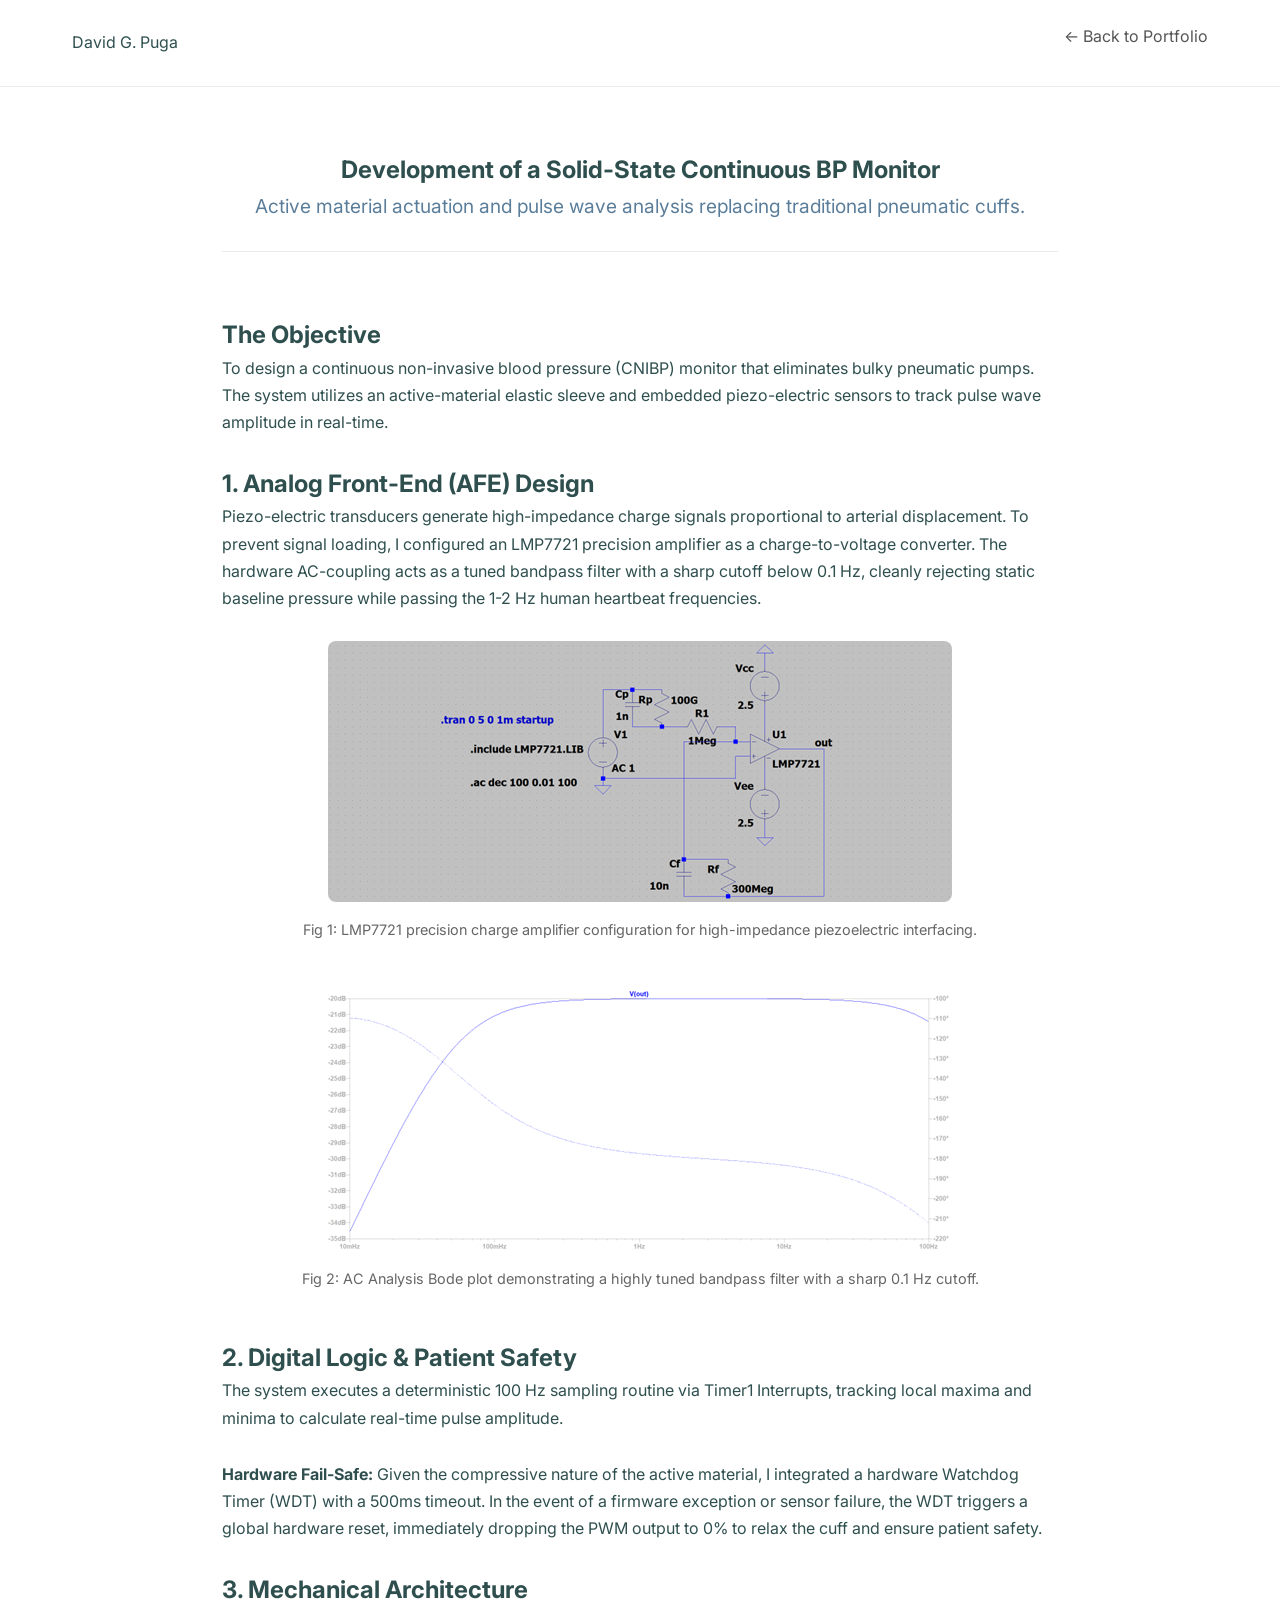
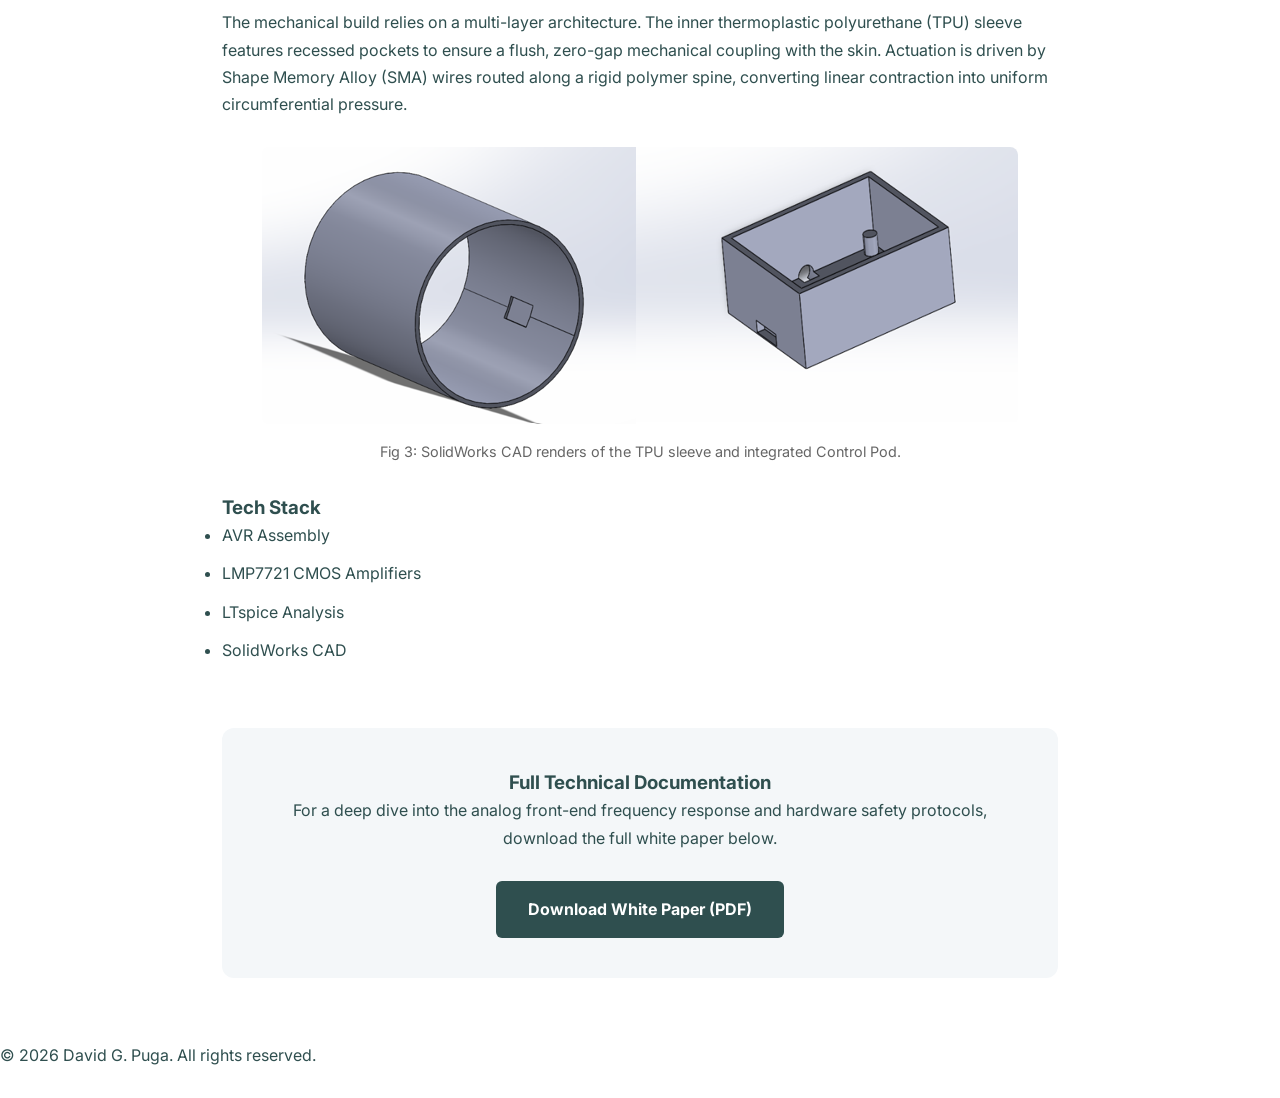
<file: bp-monitor.html>
<!DOCTYPE html>
<html lang="en">
<head>
    <meta charset="UTF-8">
    <meta name="viewport" content="width=device-width, initial-scale=1.0">
    <title>Solid-State BP Monitor | David G. Puga</title>
    <link rel="stylesheet" href="style.css">
    <link href="https://fonts.googleapis.com/css2?family=Inter:wght@300;400;600;700&display=swap" rel="stylesheet">
</head>
<body class="project-page">
    <header>
        <nav>
            <div class="logo"><a href="index.html" style="color: inherit; text-decoration: none;">David G. Puga</a></div>
            <ul class="nav-links">
                <li><a href="index.html#portfolio">&larr; Back to Portfolio</a></li>
            </ul>
        </nav>
    </header>

    <main class="article-container">
        <article>
            <header class="article-header">
                <h1>Development of a Solid-State Continuous BP Monitor</h1>
                <p class="subtitle">Active material actuation and pulse wave analysis replacing traditional pneumatic cuffs.</p>
            </header>

            <div class="content-grid">
                <div class="main-content">
                    <h2>The Objective</h2>
                    <p>To design a continuous non-invasive blood pressure (CNIBP) monitor that eliminates bulky pneumatic pumps. The system utilizes an active-material elastic sleeve and embedded piezo-electric sensors to track pulse wave amplitude in real-time.</p>

                    <h2>1. Analog Front-End (AFE) Design</h2>
                    <p>Piezo-electric transducers generate high-impedance charge signals proportional to arterial displacement. To prevent signal loading, I configured an LMP7721 precision amplifier as a charge-to-voltage converter. The hardware AC-coupling acts as a tuned bandpass filter with a sharp cutoff below 0.1 Hz, cleanly rejecting static baseline pressure while passing the 1-2 Hz human heartbeat frequencies.</p>

                    <div class="image-wrapper" style="text-align: center; margin-bottom: 3rem;">
                        <img src="assets/bp-circuit-diagram.png" alt="LMP7721 Charge Amplifier Circuit Diagram" style="max-width: 100%; border-radius: 8px;">
                        <p class="image-caption" style="font-size: 0.9rem; color: #666; margin-top: 0.5rem;">Fig 1: LMP7721 precision charge amplifier configuration for high-impedance piezoelectric interfacing.</p>
                    </div>

                    <div class="image-wrapper" style="text-align: center; margin-bottom: 3rem;">
                        <img src="assets/bp-bode-plot.png" alt="AC Analysis Bode Plot" style="max-width: 100%; border-radius: 8px;">
                        <p class="image-caption" style="font-size: 0.9rem; color: #666; margin-top: 0.5rem;">Fig 2: AC Analysis Bode plot demonstrating a highly tuned bandpass filter with a sharp 0.1 Hz cutoff.</p>
                    </div>

                    <h2>2. Digital Logic & Patient Safety</h2>
                    <p>The system executes a deterministic 100 Hz sampling routine via Timer1 Interrupts, tracking local maxima and minima to calculate real-time pulse amplitude.</p>
                    <p><strong>Hardware Fail-Safe:</strong> Given the compressive nature of the active material, I integrated a hardware Watchdog Timer (WDT) with a 500ms timeout. In the event of a firmware exception or sensor failure, the WDT triggers a global hardware reset, immediately dropping the PWM output to 0% to relax the cuff and ensure patient safety.</p>

                    <h2>3. Mechanical Architecture</h2>
                    <p>The mechanical build relies on a multi-layer architecture. The inner thermoplastic polyurethane (TPU) sleeve features recessed pockets to ensure a flush, zero-gap mechanical coupling with the skin. Actuation is driven by Shape Memory Alloy (SMA) wires routed along a rigid polymer spine, converting linear contraction into uniform circumferential pressure.</p>

                    <div class="image-wrapper" style="text-align: center;">
                        <img src="assets/bp-cad-inner-sleeve.png" alt="SolidWorks CAD of BP Sleeve" style="max-width: 100%; border-radius: 8px;">
                        <p class="image-caption" style="font-size: 0.9rem; color: #666; margin-top: 0.5rem;">Fig 3: SolidWorks CAD renders of the TPU sleeve and integrated Control Pod.</p>
                    </div>
                </div>

                <aside class="sidebar">
                    <div class="sidebar-box">
                        <h3>Tech Stack</h3>
                        <ul class="clean-list">
                            <li>AVR Assembly</li>
                            <li>LMP7721 CMOS Amplifiers</li>
                            <li>LTspice Analysis</li>
                            <li>SolidWorks CAD</li>
                        </ul>
                    </div>
                </aside>
            </div>
        </article>

        <section class="download-container">
            <h3>Full Technical Documentation</h3>
            <p>For a deep dive into the analog front-end frequency response and hardware safety protocols, download the full white paper below.</p>
            <a href="assets/Cuff-project.pdf" class="btn-download" download>Download White Paper (PDF)</a>
        </section>
    </main>

    <footer>
        <p>&copy; 2026 David G. Puga. All rights reserved.</p>
    </footer>
</body>
</html>
</file>
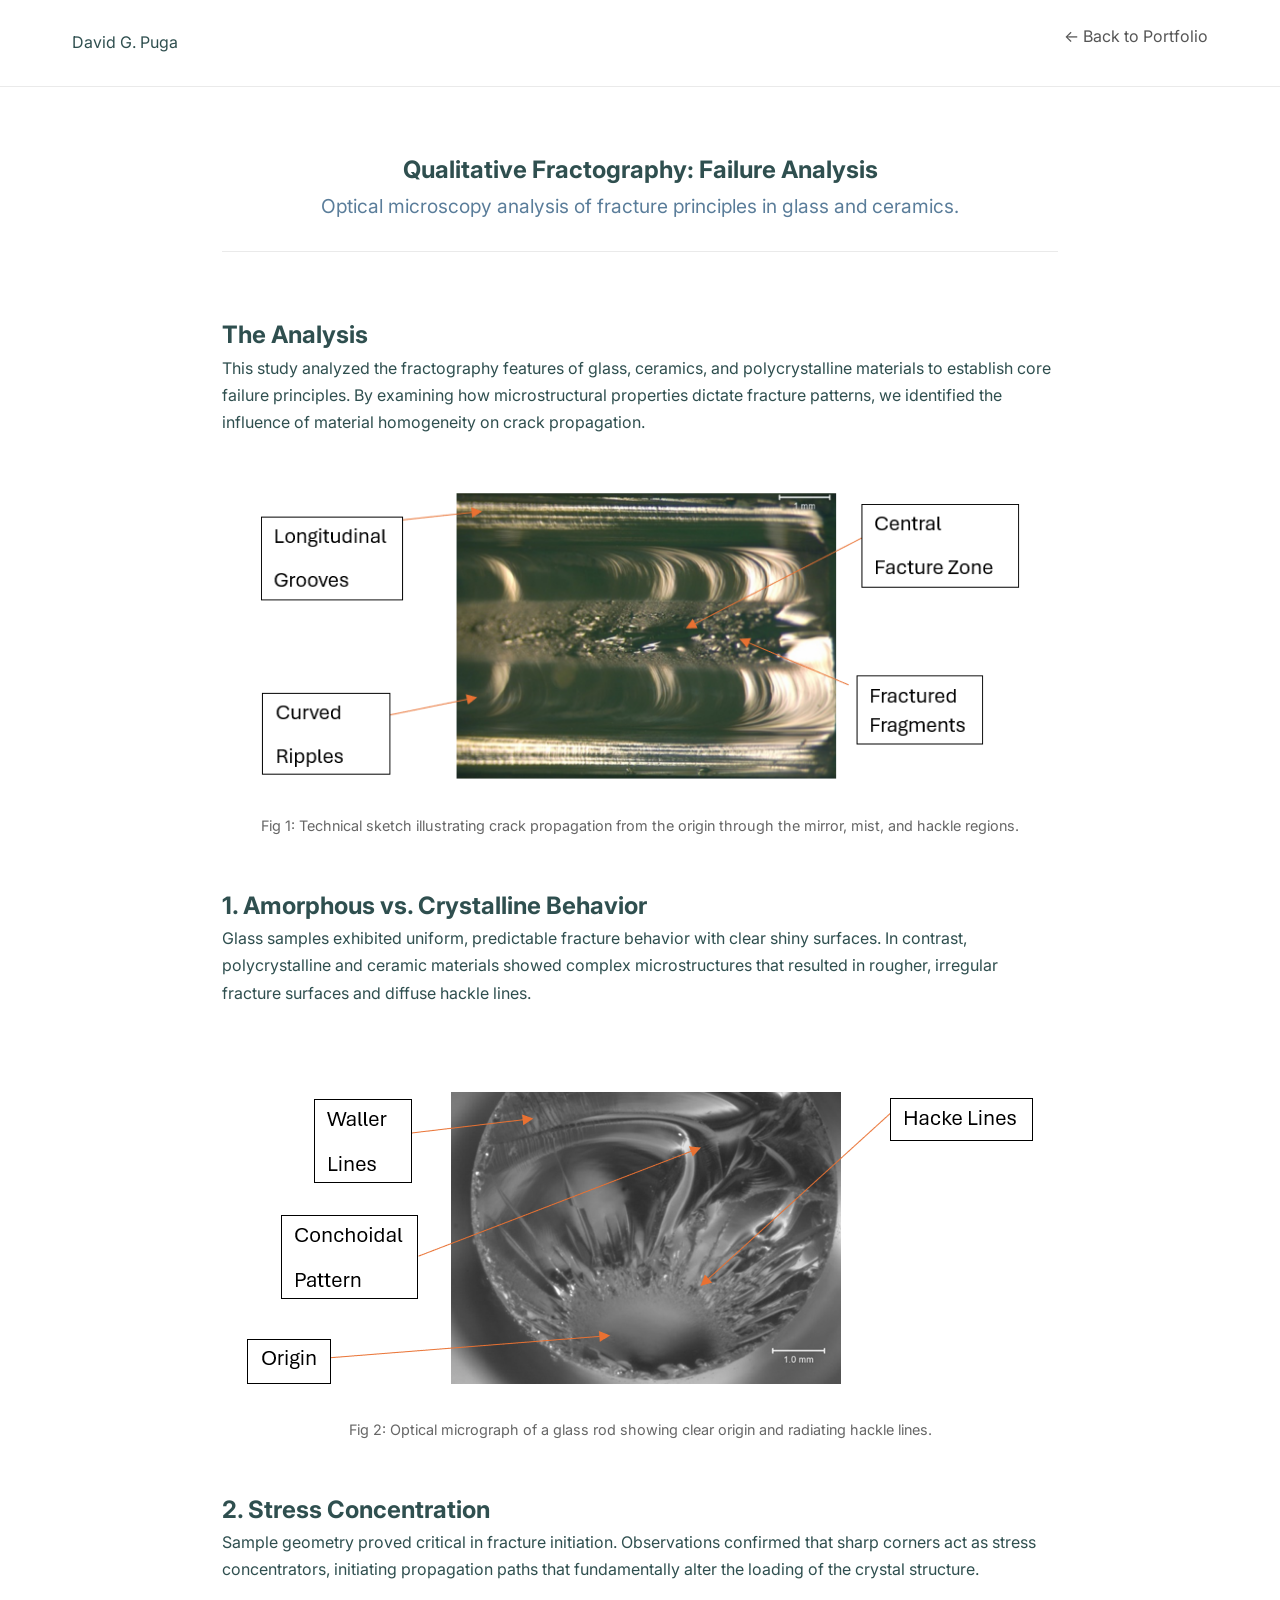
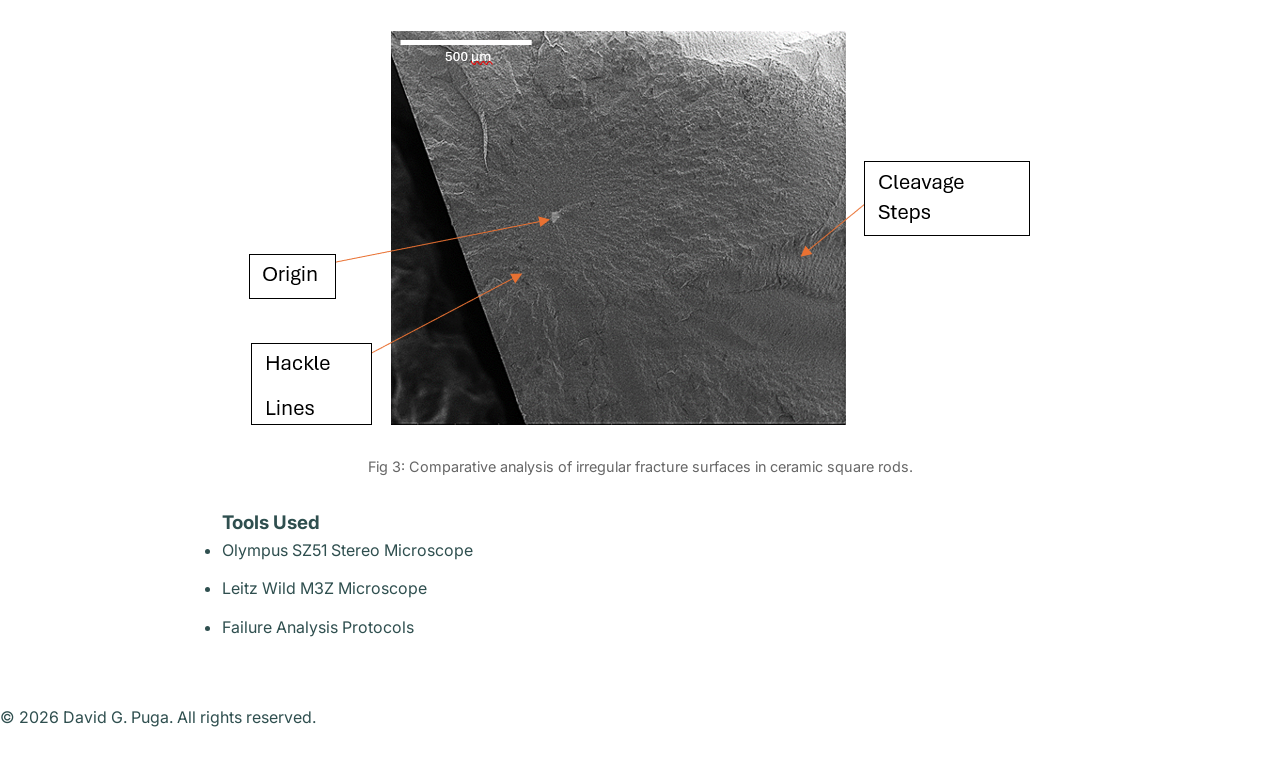
<file: fractography.html>
<!DOCTYPE html>
<html lang="en">
<head>
    <meta charset="UTF-8">
    <meta name="viewport" content="width=device-width, initial-scale=1.0">
    <title>Qualitative Fractography | David G. Puga</title>
    <link rel="stylesheet" href="style.css">
    <link href="https://fonts.googleapis.com/css2?family=Inter:wght@300;400;600;700&display=swap" rel="stylesheet">
</head>
<body class="project-page">
    <header>
        <nav>
            <div class="logo"><a href="index.html" style="color: inherit; text-decoration: none;">David G. Puga</a></div>
            <ul class="nav-links">
                <li><a href="index.html#portfolio">&larr; Back to Portfolio</a></li>
            </ul>
        </nav>
    </header>

    <main class="article-container">
        <article>
            <header class="article-header">
                <h1>Qualitative Fractography: Failure Analysis</h1>
                <p class="subtitle">Optical microscopy analysis of fracture principles in glass and ceramics.</p>
            </header>

            <div class="content-grid">
                <div class="main-content">
                    <h2>The Analysis</h2>
                    <p>This study analyzed the fractography features of glass, ceramics, and polycrystalline materials to establish core failure principles. By examining how microstructural properties dictate fracture patterns, we identified the influence of material homogeneity on crack propagation.</p>

                    <div class="image-wrapper" style="text-align: center; margin-bottom: 3rem;">
                        <img src="assets/fracto-sketch.png" alt="Technical sketch of fracture propagation" style="max-width: 100%; border-radius: 8px;">
                        <p class="image-caption" style="font-size: 0.9rem; color: #666; margin-top: 0.5rem;">Fig 1: Technical sketch illustrating crack propagation from the origin through the mirror, mist, and hackle regions.</p>
                    </div>

                    <h2>1. Amorphous vs. Crystalline Behavior</h2>
                    <p>Glass samples exhibited uniform, predictable fracture behavior with clear shiny surfaces. In contrast, polycrystalline and ceramic materials showed complex microstructures that resulted in rougher, irregular fracture surfaces and diffuse hackle lines.</p>

                    <div class="image-wrapper" style="text-align: center; margin-bottom: 3rem;">
                        <img src="assets/fracto-glass-micrograph.png" alt="Glass Rod Fractography" style="max-width: 100%; border-radius: 8px;">
                        <p class="image-caption" style="font-size: 0.9rem; color: #666; margin-top: 0.5rem;">Fig 2: Optical micrograph of a glass rod showing clear origin and radiating hackle lines.</p>
                    </div>

                    <h2>2. Stress Concentration</h2>
                    <p>Sample geometry proved critical in fracture initiation. Observations confirmed that sharp corners act as stress concentrators, initiating propagation paths that fundamentally alter the loading of the crystal structure.</p>

                    <div class="image-wrapper" style="text-align: center;">
                        <img src="assets/fracto-ceramic-micrograph.png" alt="Ceramic Square Rod Failure" style="max-width: 100%; border-radius: 8px;">
                        <p class="image-caption" style="font-size: 0.9rem; color: #666; margin-top: 0.5rem;">Fig 3: Comparative analysis of irregular fracture surfaces in ceramic square rods.</p>
                    </div>
                </div>

                <aside class="sidebar">
                    <div class="sidebar-box">
                        <h3>Tools Used</h3>
                        <ul class="clean-list">
                            <li>Olympus SZ51 Stereo Microscope</li>
                            <li>Leitz Wild M3Z Microscope</li>
                            <li>Failure Analysis Protocols</li>
                        </ul>
                    </div>
                </aside>
            </div>
        </article>
    </main>

    <footer>
        <p>&copy; 2026 David G. Puga. All rights reserved.</p>
    </footer>
</body>
</html>
</file>
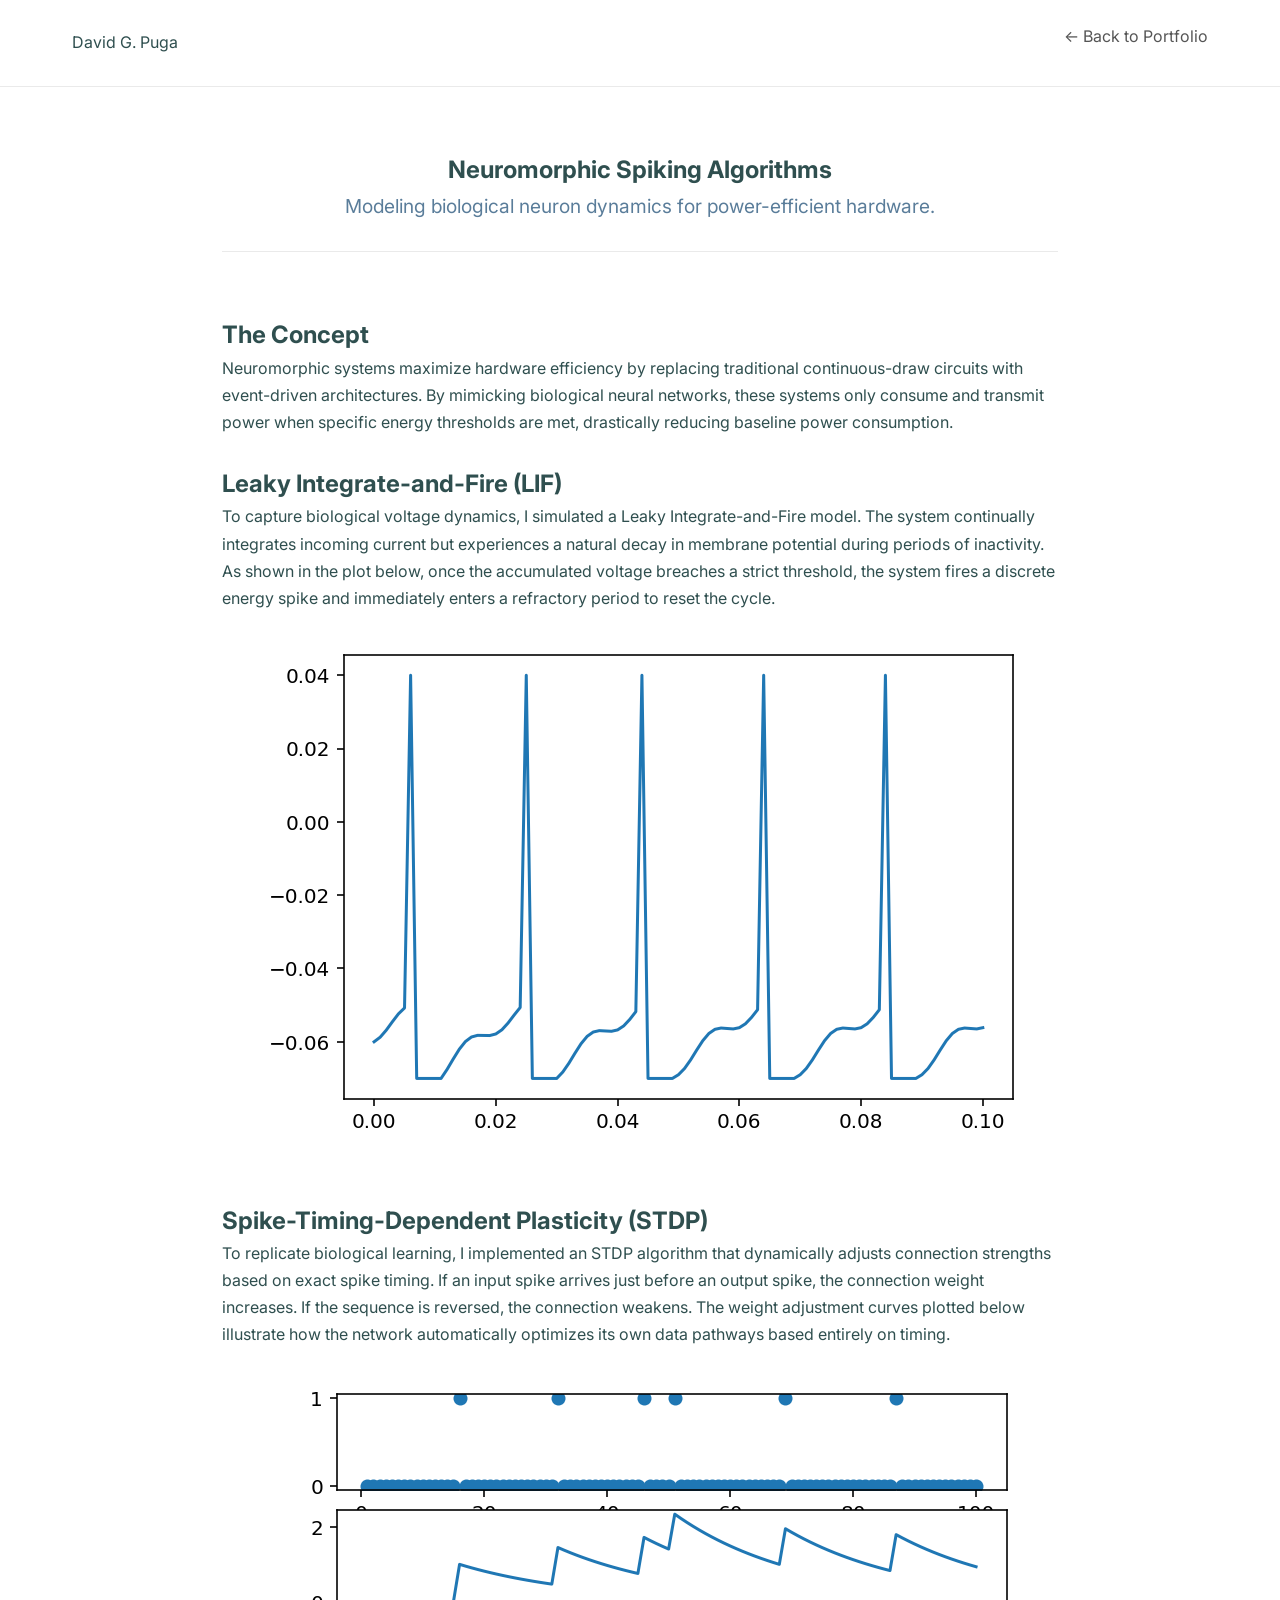
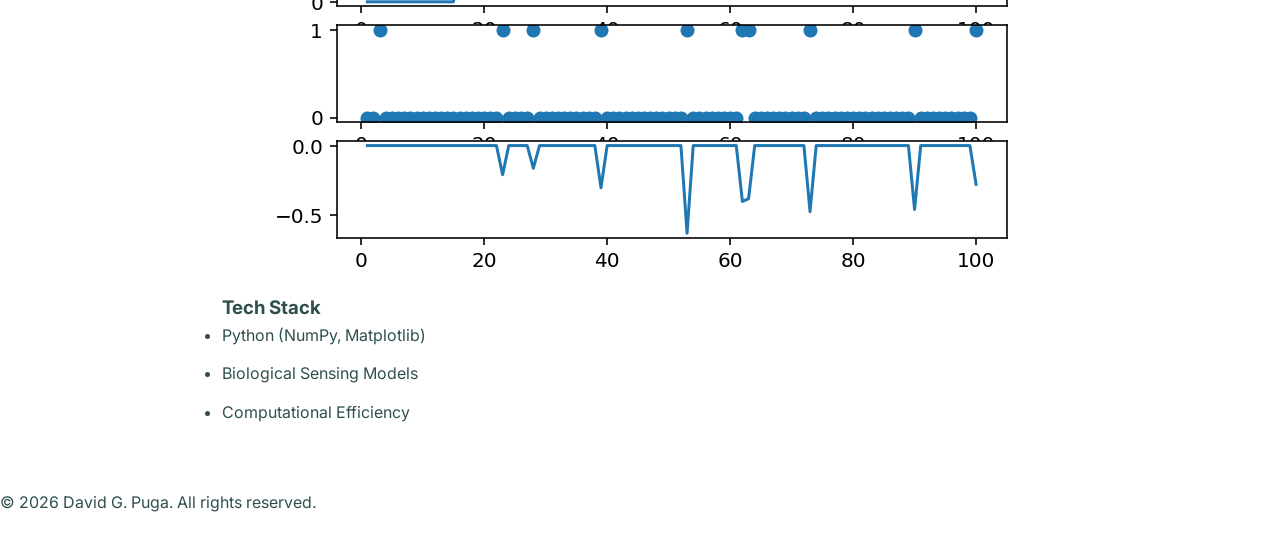
<file: neuromorphic.html>
<!DOCTYPE html>
<html lang="en">
<head>
    <meta charset="UTF-8">
    <meta name="viewport" content="width=device-width, initial-scale=1.0">
    <title>Neuromorphic Algorithms | David G. Puga</title>
    <link rel="stylesheet" href="style.css">
    <link href="https://fonts.googleapis.com/css2?family=Inter:wght@300;400;600;700&display=swap" rel="stylesheet">
</head>
<body class="project-page">
    <header>
        <nav>
            <div class="logo"><a href="index.html" style="color: inherit; text-decoration: none;">David G. Puga</a></div>
            <ul class="nav-links">
                <li><a href="index.html#portfolio">&larr; Back to Portfolio</a></li>
            </ul>
        </nav>
    </header>

    <main class="article-container">
        <article>
            <header class="article-header">
                <h1>Neuromorphic Spiking Algorithms</h1>
                <p class="subtitle">Modeling biological neuron dynamics for power-efficient hardware.</p>
            </header>

            <div class="content-grid">
                <div class="main-content">
                    <h2>The Concept</h2>
                    <p>Neuromorphic systems maximize hardware efficiency by replacing traditional continuous-draw circuits with event-driven architectures. By mimicking biological neural networks, these systems only consume and transmit power when specific energy thresholds are met, drastically reducing baseline power consumption.</p>

                    <h2>Leaky Integrate-and-Fire (LIF)</h2>
                    <p>To capture biological voltage dynamics, I simulated a Leaky Integrate-and-Fire model. The system continually integrates incoming current but experiences a natural decay in membrane potential during periods of inactivity. As shown in the plot below, once the accumulated voltage breaches a strict threshold, the system fires a discrete energy spike and immediately enters a refractory period to reset the cycle.</p>

                    <div class="image-wrapper" style="text-align: center; margin-bottom: 3rem;">
                        <img src="assets/neuro-lif-voltage-plot.png" alt="LIF Neuron Voltage Plot" style="max-width: 100%; border-radius: 8px;">
                    </div>

                    <h2>Spike-Timing-Dependent Plasticity (STDP)</h2>
                    <p>To replicate biological learning, I implemented an STDP algorithm that dynamically adjusts connection strengths based on exact spike timing. If an input spike arrives just before an output spike, the connection weight increases. If the sequence is reversed, the connection weakens. The weight adjustment curves plotted below illustrate how the network automatically optimizes its own data pathways based entirely on timing.</p>

                    <div class="image-wrapper" style="text-align: center;">
                        <img src="assets/neuro-stdp-weight-plot.png" alt="STDP Weight Adjustment Plot" style="max-width: 100%; border-radius: 8px;">
                    </div>
                </div>

                <aside class="sidebar">
                    <div class="sidebar-box">
                        <h3>Tech Stack</h3>
                        <ul class="clean-list">
                            <li>Python (NumPy, Matplotlib)</li>
                            <li>Biological Sensing Models</li>
                            <li>Computational Efficiency</li>
                        </ul>
                    </div>
                </aside>
            </div>
        </article>
    </main>

    <footer>
        <p>&copy; 2026 David G. Puga. All rights reserved.</p>
    </footer>
</body>
</html>
</file>
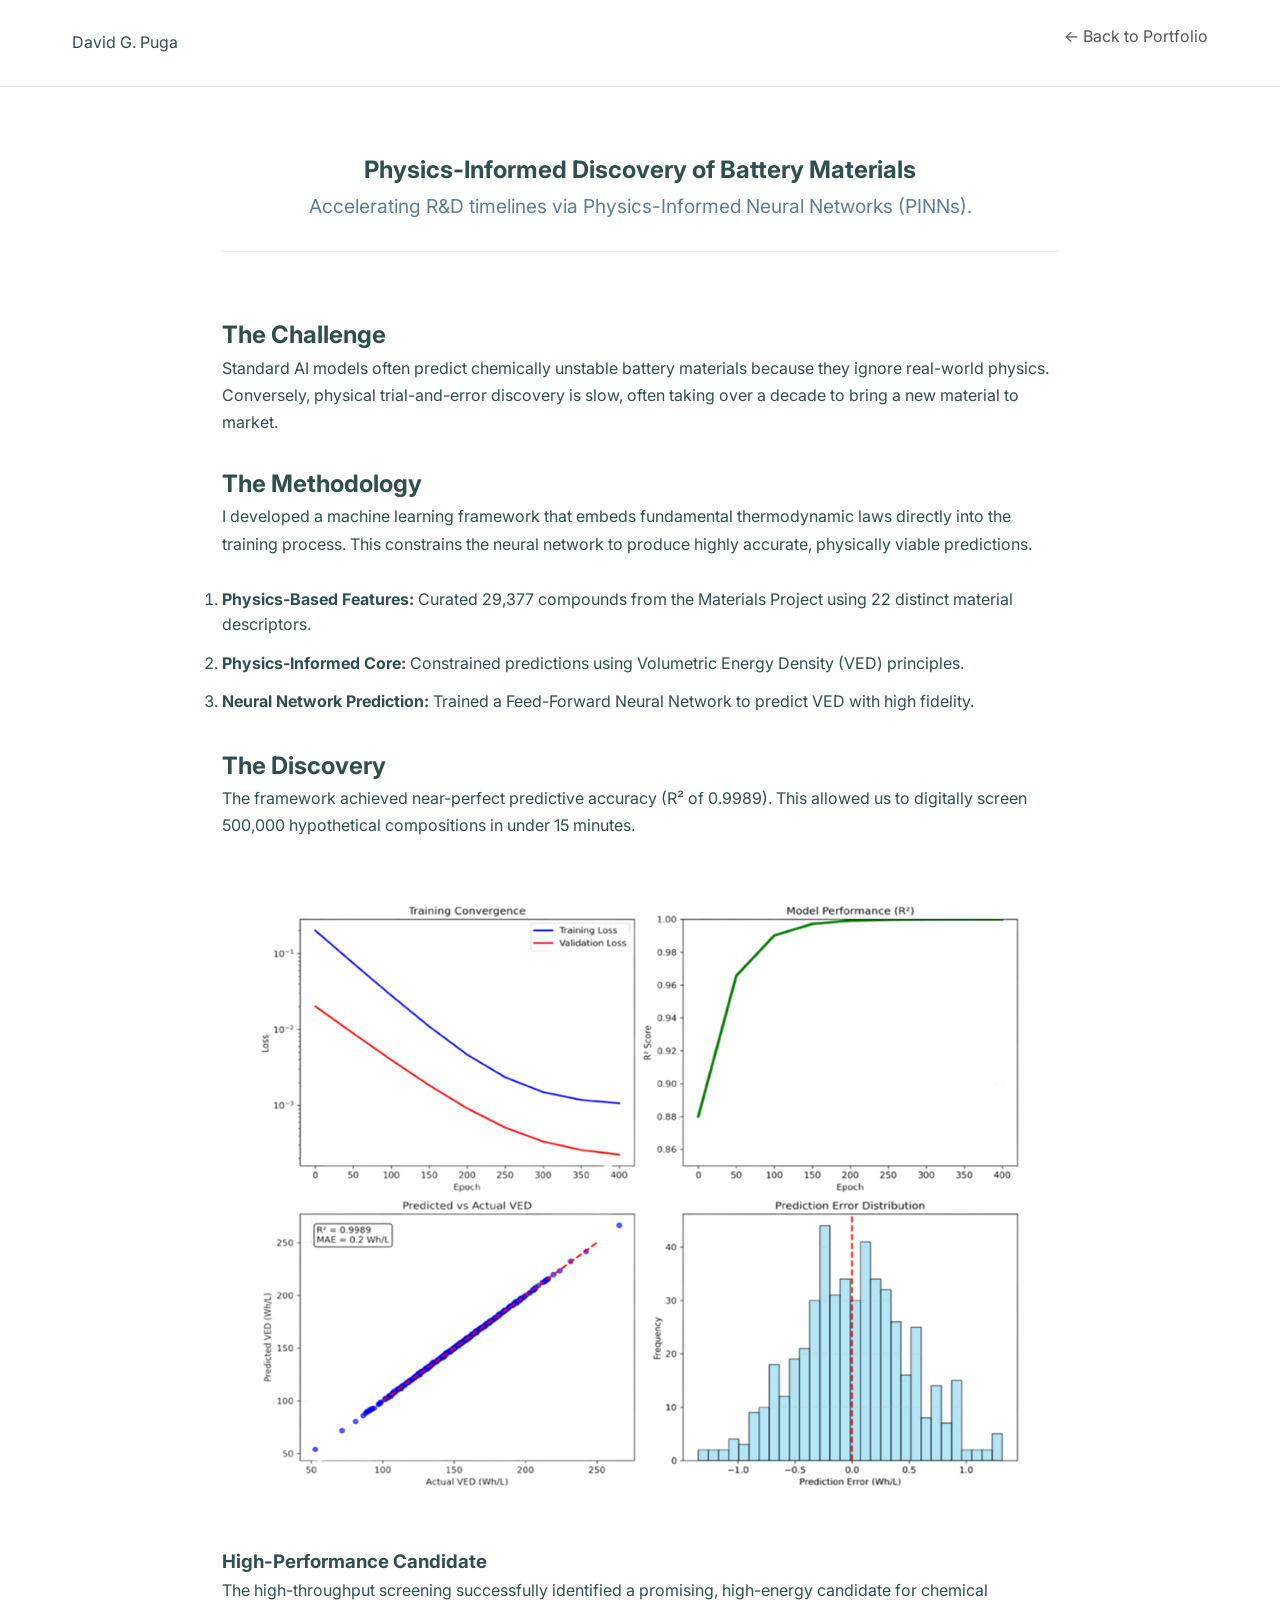
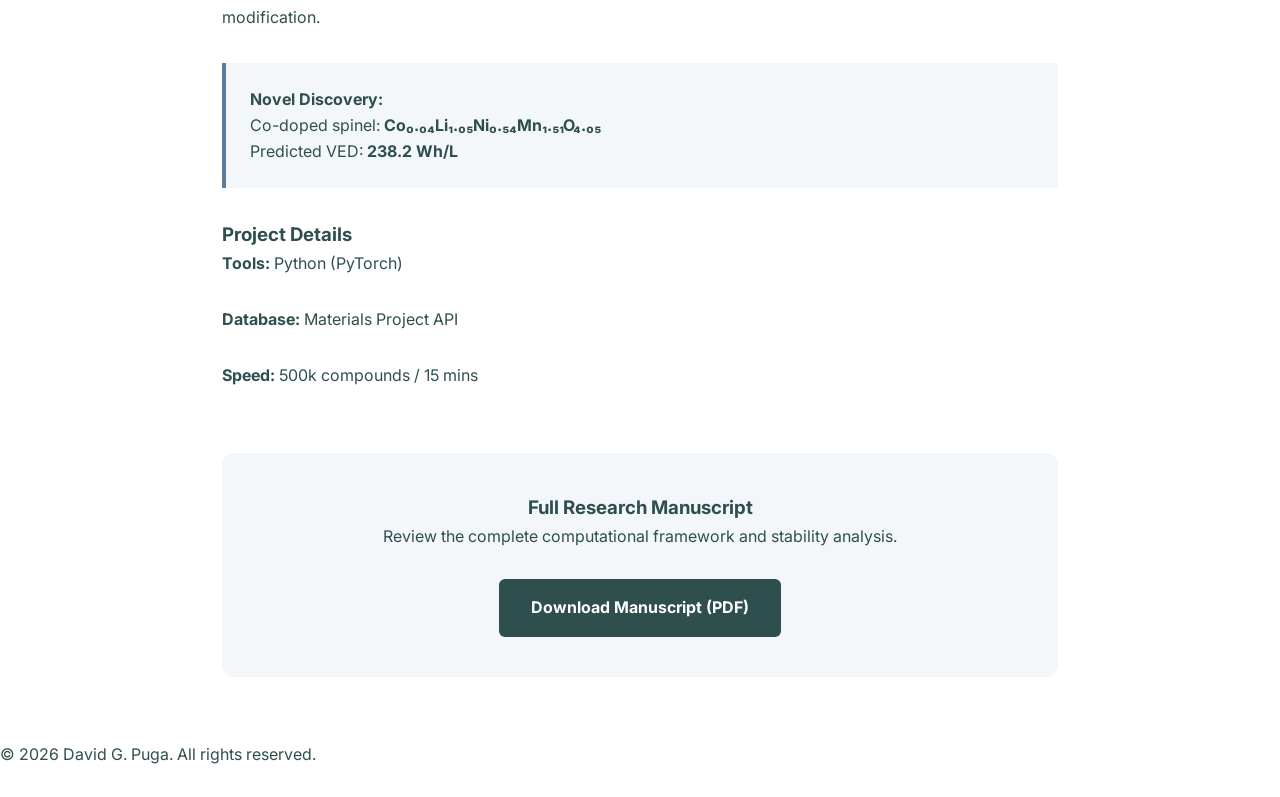
<file: pinns-research.html>
<!DOCTYPE html>
<html lang="en">
<head>
    <meta charset="UTF-8">
    <meta name="viewport" content="width=device-width, initial-scale=1.0">
    <title>Battery Discovery via PINNs | David G. Puga</title>
    <link rel="stylesheet" href="style.css">
    <link href="https://fonts.googleapis.com/css2?family=Inter:wght@300;400;600;700&display=swap" rel="stylesheet">
</head>
<body class="project-page">
    <header>
        <nav>
            <div class="logo"><a href="index.html" style="color: inherit; text-decoration: none;">David G. Puga</a></div>
            <ul class="nav-links">
                <li><a href="index.html#portfolio">&larr; Back to Portfolio</a></li>
            </ul>
        </nav>
    </header>

    <main class="article-container">
        <article>
            <header class="article-header">
                <h1>Physics-Informed Discovery of Battery Materials</h1>
                <p class="subtitle">Accelerating R&D timelines via Physics-Informed Neural Networks (PINNs).</p>
            </header>

            <div class="content-grid">
                <div class="main-content">
                    <h2>The Challenge</h2>
                    <p>Standard AI models often predict chemically unstable battery materials because they ignore real-world physics. Conversely, physical trial-and-error discovery is slow, often taking over a decade to bring a new material to market.</p>

                    <h2>The Methodology</h2>
                    <p>I developed a machine learning framework that embeds fundamental thermodynamic laws directly into the training process. This constrains the neural network to produce highly accurate, physically viable predictions.</p>
                    
                    <ol style="margin-bottom: 2rem;">
                        <li><strong>Physics-Based Features:</strong> Curated 29,377 compounds from the Materials Project using 22 distinct material descriptors.</li>
                        <li><strong>Physics-Informed Core:</strong> Constrained predictions using Volumetric Energy Density (VED) principles.</li>
                        <li><strong>Neural Network Prediction:</strong> Trained a Feed-Forward Neural Network to predict VED with high fidelity.</li>
                    </ol>

                    <h2>The Discovery</h2>
                    <p>The framework achieved near-perfect predictive accuracy (R² of 0.9989). This allowed us to digitally screen 500,000 hypothetical compositions in under 15 minutes.</p>
                    
                    <div style="margin: 2rem 0; text-align: center;">
                        <img src="assets/pinn-parity-plot.png" alt="Predicted vs Actual VED Parity Plot" style="max-width: 100%; border-radius: 8px;">
                    </div>

                    <h3>High-Performance Candidate</h3>
                    <p>The high-throughput screening successfully identified a promising, high-energy candidate for chemical modification.</p>

                    <blockquote style="background-color: var(--light-gray); padding: 1.5rem; border-left: 4px solid var(--accent-color); margin: 2rem 0;">
                        <strong>Novel Discovery:</strong><br>
                        Co-doped spinel: <strong>Co₀.₀₄Li₁.₀₅Ni₀.₅₄Mn₁.₅₁O₄.₀₅</strong><br>
                        Predicted VED: <strong>238.2 Wh/L</strong>
                    </blockquote>
                </div>

                <aside class="sidebar">
                    <div class="sidebar-box">
                        <h3>Project Details</h3>
                        <p><strong>Tools:</strong> Python (PyTorch)</p>
                        <p><strong>Database:</strong> Materials Project API</p>
                        <p><strong>Speed:</strong> 500k compounds / 15 mins</p>
                    </div>
                </aside>
            </div>
        </article>

        <section class="download-container">
            <h3>Full Research Manuscript</h3>
            <p>Review the complete computational framework and stability analysis.</p>
            <a href="assets/Manuscript.pdf" class="btn-download" download>Download Manuscript (PDF)</a>
        </section>
    </main>

    <footer>
        <p>&copy; 2026 David G. Puga. All rights reserved.</p>
    </footer>
</body>
</html>
</file>
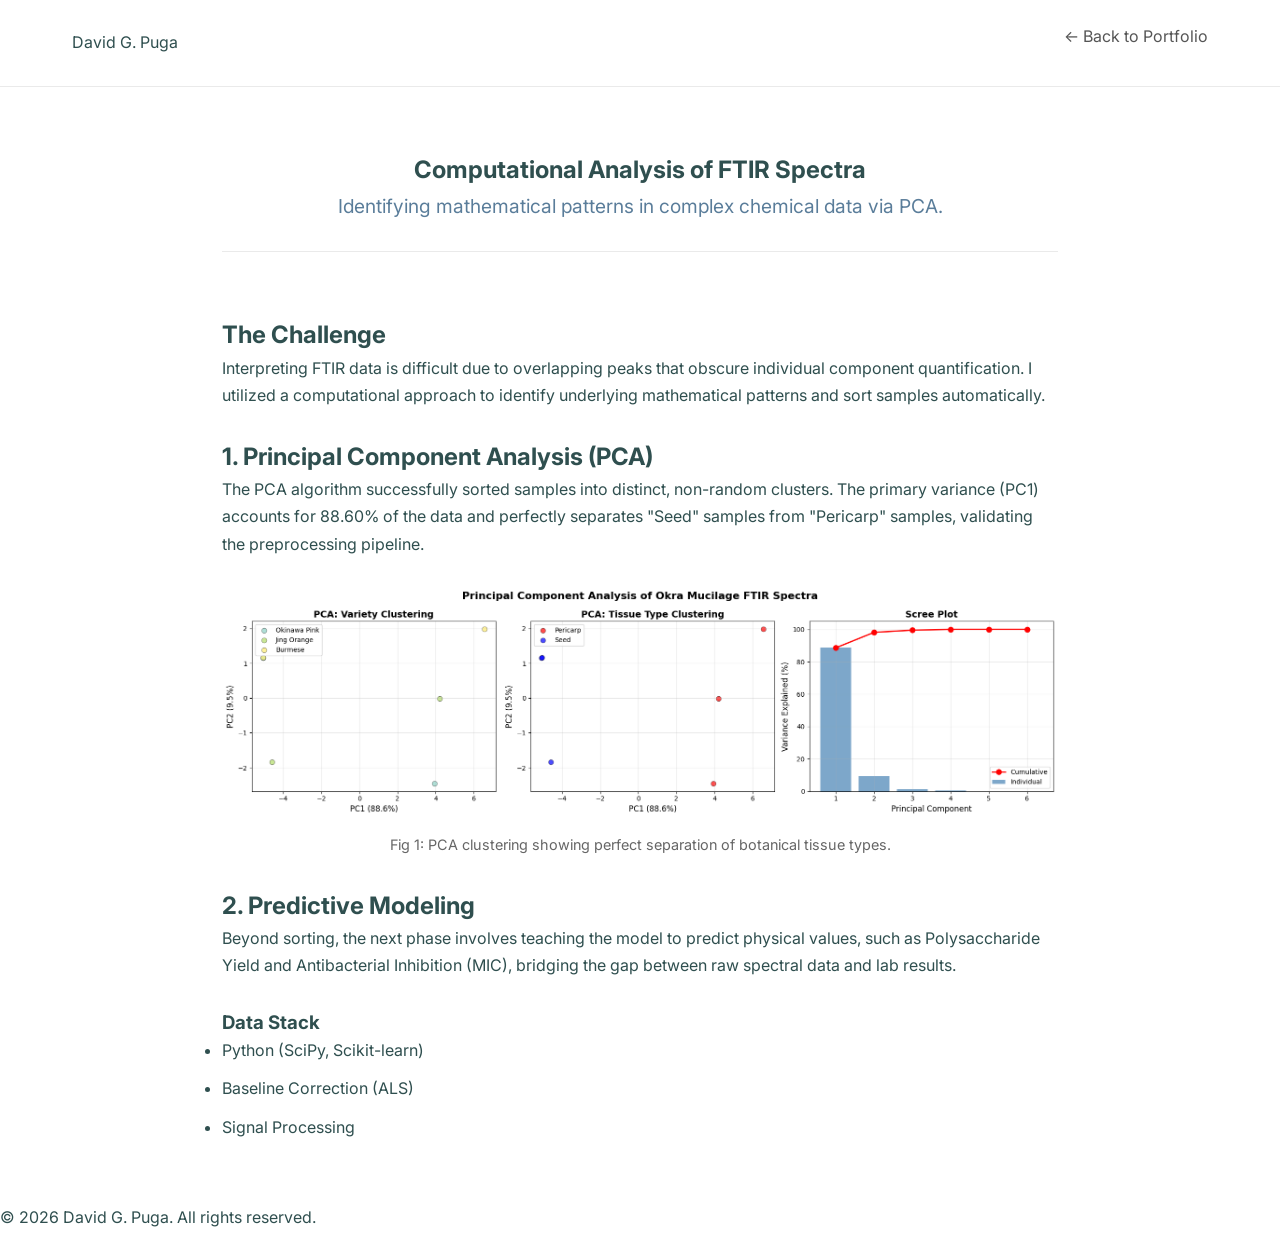
<file: spectroscopy.html>
<!DOCTYPE html>
<html lang="en">
<head>
    <meta charset="UTF-8">
    <meta name="viewport" content="width=device-width, initial-scale=1.0">
    <title>Computational Spectroscopy | David G. Puga</title>
    <link rel="stylesheet" href="style.css">
    <link href="https://fonts.googleapis.com/css2?family=Inter:wght@300;400;600;700&display=swap" rel="stylesheet">
</head>
<body class="project-page">
    <header>
        <nav>
            <div class="logo"><a href="index.html" style="color: inherit; text-decoration: none;">David G. Puga</a></div>
            <ul class="nav-links">
                <li><a href="index.html#portfolio">&larr; Back to Portfolio</a></li>
            </ul>
        </nav>
    </header>

    <main class="article-container">
        <article>
            <header class="article-header">
                <h1>Computational Analysis of FTIR Spectra</h1>
                <p class="subtitle">Identifying mathematical patterns in complex chemical data via PCA.</p>
            </header>

            <div class="content-grid">
                <div class="main-content">
                    <h2>The Challenge</h2>
                    <p>Interpreting FTIR data is difficult due to overlapping peaks that obscure individual component quantification. I utilized a computational approach to identify underlying mathematical patterns and sort samples automatically.</p>

                    <h2>1. Principal Component Analysis (PCA)</h2>
                    <p>The PCA algorithm successfully sorted samples into distinct, non-random clusters. The primary variance (PC1) accounts for 88.60% of the data and perfectly separates "Seed" samples from "Pericarp" samples, validating the preprocessing pipeline.</p>

                    <div class="image-wrapper" style="text-align: center;">
                        <img src="assets/spectro-pca-cluster.png" alt="PCA Cluster Plot" style="max-width: 100%; border-radius: 8px;">
                        <p class="image-caption" style="font-size: 0.9rem; color: #666; margin-top: 0.5rem;">Fig 1: PCA clustering showing perfect separation of botanical tissue types.</p>
                    </div>

                    <h2>2. Predictive Modeling</h2>
                    <p>Beyond sorting, the next phase involves teaching the model to predict physical values, such as Polysaccharide Yield and Antibacterial Inhibition (MIC), bridging the gap between raw spectral data and lab results.</p>
                </div>

                <aside class="sidebar">
                    <div class="sidebar-box">
                        <h3>Data Stack</h3>
                        <ul class="clean-list">
                            <li>Python (SciPy, Scikit-learn)</li>
                            <li>Baseline Correction (ALS)</li>
                            <li>Signal Processing</li>
                        </ul>
                    </div>
                </aside>
            </div>
        </article>
    </main>

    <footer>
        <p>&copy; 2026 David G. Puga. All rights reserved.</p>
    </footer>
</body>
</html>
</file>
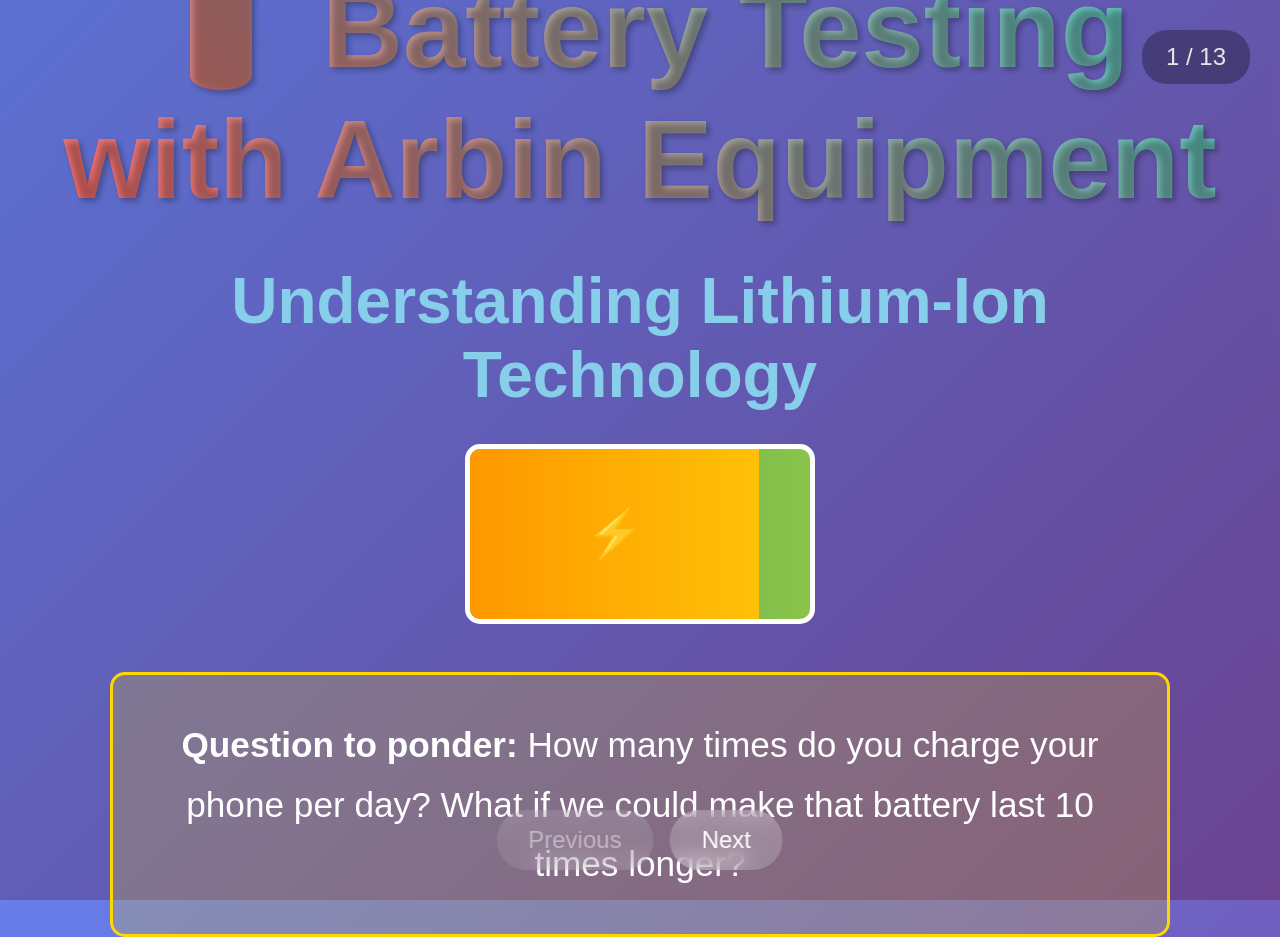
<file: battery-class/arbinclass.html>
<!DOCTYPE html>
<html lang="en">
<head>
    <meta charset="UTF-8">
    <meta name="viewport" content="width=device-width, initial-scale=1.0">
    <title>Battery Testing with Arbin Equipment</title>
    <style>
        * {
            margin: 0;
            padding: 0;
            box-sizing: border-box;
        }

        /* Set base font size for responsive scaling with rem units */
        html {
            font-size: 16px;
        }

        body {
            font-family: 'Arial', sans-serif;
            background: linear-gradient(135deg, #667eea 0%, #764ba2 100%);
            color: white;
            overflow: hidden;
        }

        .presentation-container {
            width: 100vw;
            height: 100vh;
            position: relative;
        }

        .slide {
            width: 100%;
            height: 100%;
            display: none;
            align-items: center;
            justify-content: center;
            padding: 4vw; /* Responsive padding */
            position: absolute;
            top: 0;
            left: 0;
            background: rgba(0, 0, 0, 0.1);
        }

        .slide.active {
            display: flex;
            flex-direction: column;
            animation: slideIn 0.5s ease-in-out;
        }

        @keyframes slideIn {
            from { opacity: 0; transform: translateY(50px); }
            to { opacity: 1; transform: translateY(0); }
        }

        h1 {
            font-size: 7rem; /* Drastically increased font size */
            text-align: center;
            margin-bottom: 2.5rem;
            text-shadow: 3px 3px 6px rgba(0,0,0,0.3);
            background: linear-gradient(45deg, #ff6b6b, #4ecdc4);
            -webkit-background-clip: text;
            -webkit-text-fill-color: transparent;
            background-clip: text;
        }

        h2 {
            font-size: 6rem; /* Drastically increased font size */
            margin-bottom: 2rem;
            color: #ffd700;
            text-shadow: 2px 2px 4px rgba(0,0,0,0.3);
        }

        h3 {
            font-size: 4rem; /* Drastically increased font size */
            margin-bottom: 1.5rem;
            color: #87ceeb;
        }

        .content {
            max-width: 1800px; /* Expanded width */
            width: 100%;
            text-align: center;
        }

        .two-column {
            display: grid;
            grid-template-columns: 1fr 1fr;
            gap: 4rem; /* Increased gap */
            align-items: center;
            width: 100%;
        }
        
        .slide11-layout {
            grid-template-columns: 1.2fr 0.8fr;
            gap: 2.5rem;
        }

        .battery-animation {
            width: 350px;
            height: 180px;
            border: 5px solid #fff;
            border-radius: 15px;
            position: relative;
            margin: 2rem auto;
            background: linear-gradient(90deg, #4CAF50 0%, #8BC34A 100%);
            overflow: hidden;
        }

        .battery-level {
            height: 100%;
            background: linear-gradient(90deg, #FF9800, #FFC107);
            width: 0%;
            transition: width 3s ease-in-out;
            display: flex;
            align-items: center;
            justify-content: center;
            font-weight: bold;
            color: white;
            font-size: 3rem;
        }

        .battery-terminal {
            width: 25px;
            height: 70px;
            background: #fff;
            position: absolute;
            right: -30px;
            top: 50%;
            transform: translateY(-50%);
            border-radius: 0 8px 8px 0;
        }

        .ion-flow {
            display: flex;
            justify-content: space-evenly;
            align-items: center;
            height: 300px; /* Increased height */
            margin: 2rem 0;
        }

        .electrode {
            width: 220px; 
            height: 280px; 
            border-radius: 15px;
            display: flex;
            flex-direction: column;
            align-items: center;
            justify-content: center;
            padding: 1rem;
            font-weight: bold;
            color: white;
            text-shadow: 1px 1px 2px rgba(0,0,0,0.5);
            font-size: 2rem; /* Drastically increased font size */
        }

        .anode {
            background: linear-gradient(45deg, #333, #666);
        }

        .cathode {
            background: linear-gradient(45deg, #e74c3c, #c0392b);
        }

        .ion {
            width: 30px; /* Made bigger */
            height: 30px; /* Made bigger */
            background: #ffd700;
            border-radius: 50%;
            position: relative;
            animation: float 2s ease-in-out infinite;
        }

        @keyframes float {
            0%, 100% { transform: translateY(0px); }
            50% { transform: translateY(-20px); }
        }

        @keyframes move-right {
            from { transform: translateX(-200px); } /* Adjusted distance */
            to { transform: translateX(200px); } /* Adjusted distance */
        }

        @keyframes move-left {
            from { transform: translateX(200px); } /* Adjusted distance */
            to { transform: translateX(-200px); } /* Adjusted distance */
        }

        .ion.charge {
            animation: move-left 1.5s ease-in-out forwards, float 2s ease-in-out infinite;
        }

        .ion.discharge {
            animation: move-right 1.5s ease-in-out forwards, float 2s ease-in-out infinite;
        }

        .equipment-showcase {
            display: grid;
            grid-template-columns: repeat(auto-fit, minmax(350px, 1fr)); /* Increased min-width */
            gap: 3rem;
            margin: 3rem 0;
        }

        .equipment-card {
            background: rgba(255, 255, 255, 0.1);
            border-radius: 20px;
            padding: 2.5rem;
            backdrop-filter: blur(10px);
            border: 1px solid rgba(255, 255, 255, 0.2);
            transition: transform 0.3s ease, box-shadow 0.3s ease;
        }

        .equipment-card p {
            font-size: 1.8rem; /* Drastically increased font size */
            line-height: 1.6;
        }

        .equipment-card:hover {
            transform: translateY(-5px);
            box-shadow: 0 10px 30px rgba(0, 0, 0, 0.3);
        }

        .degradation-chart {
            width: 100%;
            height: 400px; /* Increased height */
            background: rgba(255, 255, 255, 0.1);
            border-radius: 15px;
            margin: 1.5rem 0;
            display: flex;
            align-items: flex-end;
            justify-content: space-around;
            padding: 1.5rem;
        }

        .bar {
            width: 60px; /* Made bigger */
            background: linear-gradient(to top, #ff6b6b, #4ecdc4);
            border-radius: 8px 8px 0 0;
            margin: 0 0.5rem;
            position: relative;
            transition: height 2s ease-in-out;
        }

        .bar::after {
            content: attr(data-value);
            position: absolute;
            top: -2rem;
            left: 50%;
            transform: translateX(-50%);
            color: white;
            font-size: 1.5rem; /* Drastically increased font size */
        }

        .navigation {
            position: fixed;
            bottom: 30px;
            left: 50%;
            transform: translateX(-50%);
            display: flex;
            gap: 1rem;
            z-index: 1000;
        }

        .nav-btn {
            padding: 1rem 2rem; /* Made bigger */
            background: rgba(255, 255, 255, 0.2);
            border: none;
            border-radius: 50px;
            color: white;
            cursor: pointer;
            transition: all 0.3s ease;
            backdrop-filter: blur(10px);
            font-size: 1.5rem; /* Drastically increased font size */
        }

        .nav-btn:hover {
            background: rgba(255, 255, 255, 0.3);
            transform: translateY(-2px);
        }

        .nav-btn:disabled {
            opacity: 0.5;
            cursor: not-allowed;
        }

        .slide-counter {
            position: fixed;
            top: 30px;
            right: 30px;
            background: rgba(0, 0, 0, 0.3);
            padding: 0.8rem 1.5rem;
            border-radius: 25px;
            backdrop-filter: blur(10px);
            font-size: 1.5rem;
        }

        .interactive-demo {
            background: rgba(255, 255, 255, 0.1);
            border-radius: 20px;
            padding: 3rem; /* Increased padding */
            margin: 3rem 0;
            backdrop-filter: blur(10px);
        }

        .demo-controls {
            display: flex;
            justify-content: center;
            gap: 1.5rem;
            margin: 1.5rem 0;
        }

        .demo-btn {
            padding: 1.2rem 2.4rem; /* Made bigger */
            background: linear-gradient(45deg, #667eea, #764ba2);
            border: none;
            border-radius: 50px;
            color: white;
            cursor: pointer;
            transition: all 0.3s ease;
            font-weight: bold;
            font-size: 1.5rem; /* Drastically increased font size */
        }

        .demo-btn:hover {
            transform: translateY(-2px);
            box-shadow: 0 5px 15px rgba(0, 0, 0, 0.3);
        }

        .question-prompt {
            background: rgba(255, 215, 0, 0.2);
            border: 3px solid #ffd700;
            border-radius: 15px;
            padding: 2.5rem; /* Increased padding */
            margin: 3rem auto 0 auto; /* Increased margin */
            animation: pulse 2s infinite;
            font-size: 2.2rem; /* Drastically increased font size */
            line-height: 1.7;
            max-width: 90%;
        }

        @keyframes pulse {
            0% { transform: scale(1); }
            50% { transform: scale(1.01); }
            100% { transform: scale(1); }
        }

        .bullet-points {
            text-align: left;
            font-size: 2.5rem; /* Drastically increased font size */
            line-height: 1.8;
            margin: 1.5rem auto;
            max-width: 95%;
        }

        .bullet-points li {
            margin: 1.5rem 0; /* Increased margin */
            padding-left: 1rem;
        }
        
        .bullet-points p {
            margin-bottom: 1.5rem; /* Increased margin */
        }

        .highlight {
            background: rgba(255, 215, 0, 0.3);
            padding: 0.2rem 0.6rem; /* Increased padding */
            border-radius: 6px;
            font-weight: bold;
        }

        .software-interface {
            background: rgba(0, 0, 0, 0.7);
            border-radius: 15px;
            padding: 2.5rem; /* Increased padding */
            margin: 1.5rem 0;
            font-family: 'Courier New', monospace;
            text-align: left;
        }

        .code-line {
            color: #00ff00;
            margin: 0.5rem 0;
            font-size: 2rem; /* Drastically increased font size */
        }
    </style>
</head>
<body>
    <div class="presentation-container">
        <div class="slide-counter">
            <span id="current-slide">1</span> / <span id="total-slides">13</span>
        </div>

        <!-- Slide 1: Title -->
        <div class="slide active">
            <div class="content">
                <h1>🔋 Battery Testing with Arbin Equipment</h1>
                <h3>Understanding Lithium-Ion Technology</h3>
                <div class="battery-animation">
                    <div class="battery-level" id="title-battery">⚡</div>
                    <div class="battery-terminal"></div>
                </div>
                <div class="question-prompt">
                    <strong>Question to ponder:</strong> How many times do you charge your phone per day? What if we could make that battery last 10 times longer?
                </div>
            </div>
        </div>

        <!-- Slide 2: Why Battery Testing Matters -->
        <div class="slide">
            <div class="content">
                <h2>🚀 Why Battery Testing Matters</h2>
                <div class="two-column">
                    <div>
                        <div class="bullet-points">
                            <ul>
                                <li>Electric vehicles need <span class="highlight">reliable batteries</span></li>
                                <li>Smartphones require <span class="highlight">long-lasting power</span></li>
                                <li>Grid storage depends on <span class="highlight">safe operation</span></li>
                                <li>Space missions need <span class="highlight">perfect performance</span></li>
                            </ul>
                        </div>
                    </div>
                    <div>
                        <div class="degradation-chart">
                            <div class="bar" data-value="100%" style="height: 100px;"></div>
                            <div class="bar" data-value="95%" style="height: 95px;"></div>
                            <div class="bar" data-value="87%" style="height: 87px;"></div>
                            <div class="bar" data-value="72%" style="height: 72px;"></div>
                            <div class="bar" data-value="58%" style="height: 58px;"></div>
                        </div>
                        <p style="font-size: 2rem;">Battery capacity over time</p>
                    </div>
                </div>
                <div class="question-prompt">
                    <strong>Think about it:</strong> What happens when a battery fails in a medical device or electric car?
                </div>
            </div>
        </div>

        <!-- Slide 3: Lithium-Ion Chemistry -->
        <div class="slide">
            <div class="content">
                <h2>⚛️ Lithium-Ion Battery Chemistry</h2>
                <div class="ion-flow">
                    <div class="electrode anode">
                        <div>
                            <div>ANODE</div>
                            <div>(Graphite)</div>
                            <div id="anode-reaction" style="font-size: 1.8rem; margin-top: 1.5rem;">Li → Li⁺ + e⁻</div>
                        </div>
                    </div>
                    <div style="display: flex; flex-direction: column; align-items: center; justify-content: center; position: relative; width: 300px;">
                        <div id="ion-container" style="position: absolute; width: 100%;">
                            <div class="ion"></div>
                            <div class="ion" style="animation-delay: 0.5s;"></div>
                            <div class="ion" style="animation-delay: 1s;"></div>
                        </div>
                        <div id="flow-direction" style="font-size: 4rem; margin: 1rem 0; color: #ffd700;"></div>
                        <div style="font-size: 1.8rem;">Li⁺ ions</div>
                    </div>
                    <div class="electrode cathode">
                        <div>
                            <div>CATHODE</div>
                            <div>(LiCoO₂)</div>
                            <div id="cathode-reaction" style="font-size: 1.8rem; margin-top: 1.5rem;">Li⁺ + e⁻ → Li</div>
                        </div>
                    </div>
                </div>
                <div class="interactive-demo">
                    <h3>Interactive Demo</h3>
                    <div class="demo-controls">
                        <button class="demo-btn" onclick="animateDischarge()">Discharge 🔋</button>
                        <button class="demo-btn" onclick="animateCharge()">Charge ⚡</button>
                    </div>
                    <div id="demo-status" style="font-size: 2rem; min-height: 1.5em; padding-top:1rem;">Click a button to see the ion movement!</div>
                </div>
                <div class="question-prompt">
                    <strong>Challenge:</strong> What happens to the ions when we charge vs discharge? Why does this matter for testing?
                </div>
            </div>
        </div>

        <!-- Slide 4: Physics of Battery Degradation -->
        <div class="slide">
            <div class="content">
                <h2>🔬 Physics of Battery Degradation</h2>
                <div class="two-column">
                    <div>
                        <div class="bullet-points">
                            <ul>
                                <li><span class="highlight">Solid Electrolyte Interface (SEI)</span> formation</li>
                                <li><span class="highlight">Lithium plating</span> at high currents</li>
                                <li><span class="highlight">Active material loss</span> over cycles</li>
                                <li><span class="highlight">Impedance growth</span> with age</li>
                                <li><span class="highlight">Thermal effects</span> accelerate degradation</li>
                            </ul>
                        </div>
                    </div>
                    <div>
                        <div class="degradation-chart" id="degradation-demo">
                            <div class="bar" data-value="New" style="height: 120px; background: linear-gradient(to top, #4CAF50, #8BC34A);"></div>
                            <div class="bar" data-value="100 cycles" style="height: 110px; background: linear-gradient(to top, #FFC107, #FF9800);"></div>
                            <div class="bar" data-value="500 cycles" style="height: 95px; background: linear-gradient(to top, #FF9800, #FF5722);"></div>
                            <div class="bar" data-value="1000 cycles" style="height: 80px; background: linear-gradient(to top, #FF5722, #F44336);"></div>
                            <div class="bar" data-value="2000 cycles" style="height: 65px; background: linear-gradient(to top, #F44336, #E91E63);"></div>
                        </div>
                    </div>
                </div>
                <div class="question-prompt">
                    <strong>Real-world connection:</strong> Ever notice your phone battery doesn't last as long after a year? That's degradation in action!
                </div>
            </div>
        </div>

        <!-- Slide 5: Meet the Arbin Equipment -->
        <div class="slide">
            <div class="content">
                <h2>🏭 Meet the Arbin Equipment</h2>
                <div class="equipment-showcase">
                    <div class="equipment-card">
                        <h3>🔧 Battery Tester</h3>
                        <p>Precise current and voltage control</p>
                        <p>Multiple independent channels</p>
                        <p>High accuracy measurements</p>
                        <div class="highlight" style="font-size: 1.8rem; margin-top: 1rem; display: inline-block;">±0.05% accuracy</div>
                    </div>
                    <div class="equipment-card">
                        <h3>🌡️ Environmental Chamber</h3>
                        <p>Temperature control: -40°C to +85°C</p>
                        <p>Humidity control: 5% to 95%</p>
                        <p>Precise environmental simulation</p>
                        <div class="highlight" style="font-size: 1.8rem; margin-top: 1rem; display: inline-block;">±0.1°C stability</div>
                    </div>
                    <div class="equipment-card">
                        <h3>🔗 Integration</h3>
                        <p>Synchronized testing protocols</p>
                        <p>Real-time data acquisition</p>
                        <p>Safety monitoring systems</p>
                        <div class="highlight" style="font-size: 1.8rem; margin-top: 1rem; display: inline-block;">24/7 operation</div>
                    </div>
                </div>
                <div class="question-prompt">
                    <strong>Hands-on question:</strong> What extreme conditions might we want to test batteries under? Think about where batteries are used!
                </div>
            </div>
        </div>

        <!-- Slide 6: Battery Testing Protocols -->
        <div class="slide">
            <div class="content">
                <h2>📋 Battery Testing Protocols</h2>
                <div class="two-column">
                    <div>
                        <div class="bullet-points">
                            <ul>
                                <li><span class="highlight">Capacity Test:</span> How much energy can it store?</li>
                                <li><span class="highlight">Cycle Life:</span> How many charge/discharge cycles?</li>
                                <li><span class="highlight">Rate Capability:</span> How fast can it charge/discharge?</li>
                                <li><span class="highlight">Impedance:</span> How much resistance does it have?</li>
                                <li><span class="highlight">Safety Tests:</span> What happens under abuse?</li>
                            </ul>
                        </div>
                    </div>
                    <div>
                        <div class="interactive-demo">
                            <h3>Test Sequence</h3>
                            <div id="test-sequence">
                                <div class="code-line">1. Pre-conditioning: 3 cycles at C/10</div>
                                <div class="code-line">2. Capacity test: C/20 discharge</div>
                                <div class="code-line">3. Rate test: C/5, C/2, 1C, 2C</div>
                                <div class="code-line">4. Cycle life: 1000+ cycles</div>
                                <div class="code-line">5. Safety validation</div>
                            </div>
                        </div>
                    </div>
                </div>
                <div class="question-prompt">
                    <strong>Critical thinking:</strong> Why do we test at different rates? What's the difference between C/10 and 2C?
                </div>
            </div>
        </div>

        <!-- Slide 7: Arbin Hardware Deep Dive -->
        <div class="slide">
            <div class="content">
                <h2>⚙️ Arbin Hardware Deep Dive</h2>
                <div class="equipment-showcase">
                    <div class="equipment-card">
                        <h3>🔌 Channel Architecture</h3>
                        <p>Independent voltage/current sources</p>
                        <p>Isolated measurement circuits</p>
                        <p>Built-in safety limits</p>
                    </div>
                    <div class="equipment-card">
                        <h3>📊 Data Acquisition</h3>
                        <p>16-bit resolution ADCs</p>
                        <p>1000 Hz sampling rate</p>
                        <p>Real-time data logging</p>
                    </div>
                    <div class="equipment-card">
                        <h3>🛡️ Safety Features</h3>
                        <p>Over-voltage protection</p>
                        <p>Over-current protection</p>
                        <p>Temperature monitoring</p>
                    </div>
                </div>
                <div class="interactive-demo">
                    <h3>Live Demo Setup</h3>
                    <div class="demo-controls">
                        <button class="demo-btn" onclick="showConnection()">Show Connections</button>
                        <button class="demo-btn" onclick="showSafety()">Safety Systems</button>
                    </div>
                    <div id="hardware-demo" style="font-size: 2rem;">Ready for live demonstration!</div>
                </div>
                <div class="question-prompt">
                    <strong>Safety first:</strong> What could go wrong if we don't have proper safety systems? Think about energy storage!
                </div>
            </div>
        </div>

        <!-- Slide 8: Environmental Testing -->
        <div class="slide">
            <div class="content">
                <h2>🌡️ Environmental Testing</h2>
                <div class="two-column">
                    <div>
                        <div class="bullet-points">
                            <ul>
                                <li><span class="highlight">Temperature cycling:</span> -20°C to +60°C</li>
                                <li><span class="highlight">Humidity testing:</span> 85% RH conditions</li>
                                <li><span class="highlight">Thermal shock:</span> Rapid temperature changes</li>
                                <li><span class="highlight">Long-term storage:</span> Calendar aging</li>
                            </ul>
                        </div>
                    </div>
                    <div>
                        <div class="degradation-chart">
                            <div class="bar" data-value="25°C" style="height: 100px; background: linear-gradient(to top, #4CAF50, #8BC34A);"></div>
                            <div class="bar" data-value="40°C" style="height: 85px; background: linear-gradient(to top, #FFC107, #FF9800);"></div>
                            <div class="bar" data-value="55°C" style="height: 65px; background: linear-gradient(to top, #FF9800, #FF5722);"></div>
                            <div class="bar" data-value="70°C" style="height: 45px; background: linear-gradient(to top, #FF5722, #F44336);"></div>
                        </div>
                        <p style="font-size: 2rem;">Battery life vs Temperature</p>
                    </div>
                </div>
                <div class="question-prompt">
                    <strong>Real-world scenario:</strong> Your phone gets hot while gaming. How does this affect the battery? What about leaving it in a hot car?
                </div>
            </div>
        </div>

        <!-- Slide 9: Arbin Software Interface -->
        <div class="slide">
            <div class="content">
                <h2>💻 Arbin Software Interface</h2>
                <div class="software-interface">
                    <div class="code-line">MITS Pro Software Features:</div>
                    <div class="code-line">├── Test Schedule Builder</div>
                    <div class="code-line">├── Real-time Data Monitoring</div>
                    <div class="code-line">├── Statistical Analysis Tools</div>
                    <div class="code-line">├── Custom Report Generation</div>
                    <div class="code-line">└── Database Management</div>
                </div>
                <div class="interactive-demo">
                    <h3>Software Demonstration</h3>
                    <div class="demo-controls">
                        <button class="demo-btn" onclick="showSchedule()">Schedule Builder</button>
                        <button class="demo-btn" onclick="showMonitoring()">Live Monitoring</button>
                        <button class="demo-btn" onclick="showAnalysis()">Data Analysis</button>
                    </div>
                    <div id="software-demo" style="font-size: 2rem;">Click buttons to explore software features!</div>
                </div>
                <div class="question-prompt">
                    <strong>Interactive challenge:</strong> If you were testing a battery, what parameters would you want to monitor in real-time?
                </div>
            </div>
        </div>

        <!-- Slide 10: Data Analysis and Interpretation -->
        <div class="slide">
            <div class="content">
                <h2>📈 Data Analysis & Interpretation</h2>
                <div class="two-column">
                    <div>
                        <div class="bullet-points">
                            <ul>
                                <li><span class="highlight">Capacity fade curves:</span> Track energy loss</li>
                                <li><span class="highlight">Voltage profiles:</span> Understand chemistry</li>
                                <li><span class="highlight">Impedance spectroscopy:</span> Diagnose aging</li>
                                <li><span class="highlight">Statistical analysis:</span> Predict lifetime</li>
                            </ul>
                        </div>
                    </div>
                    <div>
                        <div class="interactive-demo">
                            <h3>Data Visualization</h3>
                            <div class="demo-controls">
                                <button class="demo-btn" onclick="showCapacityFade()">Capacity Fade</button>
                                <button class="demo-btn" onclick="showVoltageProfile()">Voltage Profile</button>
                            </div>
                            <div id="data-visualization">
                                <canvas id="dataChart" width="500" height="250" style="background: rgba(255,255,255,0.1); border-radius: 10px;"></canvas>
                            </div>
                        </div>
                    </div>
                </div>
                <div class="question-prompt">
                    <strong>Detective work:</strong> How can we predict when a battery will fail just from looking at data trends?
                </div>
            </div>
        </div>
        
        <!-- Slide 11: Analyzing Real Test Data -->
        <div class="slide">
            <div class="content">
                <h2>📊 Analyzing Real Test Data</h2>
                <div class="two-column slide11-layout">
                    <div>
                        <img src="Picture1.jpg" alt="Battery Cycle Life Test Graph" style="width: 100%; max-width: 100%; border-radius: 15px; border: 3px solid white; background-color: white;">
                    </div>
                    <div>
                        <div class="bullet-points" style="font-size: 2.2rem;"> <!-- Slightly smaller font to fit -->
                            <p style="font-size: 2.5rem;">Let's break down this graph:</p>
                            <ul>
                                <li>The <span class="highlight" style="color: white; background-color: rgba(0, 102, 255, 0.5);">blue line</span> is the <strong>Current (A)</strong>.</li>
                                <li>The <span class="highlight" style="color: white; background-color: rgba(255, 51, 51, 0.5);">red line</span> is the <strong>Voltage (V)</strong>.</li>
                                <li><strong>Charging:</strong> Current is positive (+1A). Voltage rises to its limit (~4.2V).</li>
                                <li><strong>Discharging:</strong> Current is negative (-1A). Voltage drops as energy is drained.</li>
                                <li><strong>Cycles:</strong> This charge/discharge pattern repeats. We see five full cycles.</li>
                            </ul>
                        </div>
                         <div class="question-prompt" style="margin-top: 2rem;">
                            <strong>Think like an engineer:</strong> What do you think would happen to the red line (Voltage) over 500 cycles?
                        </div>
                    </div>
                </div>
            </div>
        </div>

        <!-- Slide 12: Real-World Applications -->
        <div class="slide">
            <div class="content">
                <h2>🌍 Real-World Applications</h2>
                <div class="equipment-showcase">
                    <div class="equipment-card">
                        <h3>🚗 Electric Vehicles</h3>
                        <p>Range validation</p>
                        <p>Fast charging optimization</p>
                        <p>Cold weather performance</p>
                    </div>
                    <div class="equipment-card">
                        <h3>🏠 Energy Storage</h3>
                        <p>Grid stability systems</p>
                        <p>Solar integration</p>
                        <p>Peak shaving applications</p>
                    </div>
                    <div class="equipment-card">
                        <h3>🚀 Aerospace</h3>
                        <p>Mission-critical reliability</p>
                        <p>Extreme environment testing</p>
                        <p>Long-term storage validation</p>
                    </div>
                    <div class="equipment-card">
                        <h3>📱 Consumer Electronics</h3>
                        <p>Smartphone optimization</p>
                        <p>Wearable device testing</p>
                        <p>IoT sensor validation</p>
                    </div>
                </div>
                <div class="question-prompt">
                    <strong>Career connection:</strong> Which application interests you most? What other fields might need battery testing?
                </div>
            </div>
        </div>

        <!-- Slide 13: Future of Battery Testing -->
        <div class="slide">
            <div class="content">
                <h2>🔮 Future of Battery Testing</h2>
                <div class="two-column">
                    <div>
                        <div class="bullet-points">
                            <ul>
                                <li><span class="highlight">AI-powered predictions:</span> Machine learning for lifetime estimation</li>
                                <li><span class="highlight">Solid-state batteries:</span> Next generation chemistry</li>
                                <li><span class="highlight">Faster testing:</span> Accelerated aging methods</li>
                                <li><span class="highlight">Sustainable recycling:</span> Circular economy approach</li>
                            </ul>
                        </div>
                    </div>
                    <div>
                        <div class="interactive-demo">
                            <h3>Your Future in Battery Tech</h3>
                            <div class="demo-controls">
                                <button class="demo-btn" onclick="showCareerPaths()">Career Paths</button>
                                <button class="demo-btn" onclick="showEducation()">Education Routes</button>
                            </div>
                            <div id="future-demo" style="font-size: 2rem;">The future is electric - and it needs YOU!</div>
                        </div>
                    </div>
                </div>
                <div class="question-prompt">
                    <strong>Your mission:</strong> How will you contribute to the battery revolution? What questions do you have about getting started?
                </div>
            </div>
        </div>

        <!-- Navigation -->
        <div class="navigation">
            <button class="nav-btn" onclick="previousSlide()" id="prevBtn">Previous</button>
            <button class="nav-btn" onclick="nextSlide()" id="nextBtn">Next</button>
        </div>
    </div>

    <script>
        let currentSlide = 0;
        const slides = document.querySelectorAll('.slide');
        const totalSlides = slides.length;

        document.getElementById('total-slides').textContent = totalSlides;

        function showSlide(n) {
            slides[currentSlide].classList.remove('active');
            currentSlide = (n + totalSlides) % totalSlides;
            slides[currentSlide].classList.add('active');
            document.getElementById('current-slide').textContent = currentSlide + 1;
            
            document.getElementById('prevBtn').disabled = currentSlide === 0;
            document.getElementById('nextBtn').disabled = currentSlide === totalSlides - 1;
            
            triggerSlideAnimations();
        }

        function nextSlide() {
            if (currentSlide < totalSlides - 1) {
                showSlide(currentSlide + 1);
            }
        }

        function previousSlide() {
            if (currentSlide > 0) {
                showSlide(currentSlide - 1);
            }
        }

        function triggerSlideAnimations() {
            if (currentSlide === 0) {
                setTimeout(() => {
                    const battery = document.getElementById('title-battery');
                    if(battery) battery.style.width = '85%';
                }, 500);
            }
            
            if (currentSlide === 1) {
                setTimeout(() => {
                    const bars = document.querySelectorAll('.degradation-chart .bar');
                    bars.forEach((bar, index) => {
                        setTimeout(() => {
                            bar.style.height = bar.style.height;
                        }, index * 200);
                    });
                }, 500);
            }
        }

        // Interactive demo functions
        function animateCharge() {
            const ions = document.querySelectorAll('#ion-container .ion');
            const flowDirection = document.getElementById('flow-direction');
            const anodeReaction = document.getElementById('anode-reaction');
            const cathodeReaction = document.getElementById('cathode-reaction');
            const demoStatus = document.getElementById('demo-status');

            if(flowDirection) flowDirection.innerHTML = '←';
            if(anodeReaction) anodeReaction.innerHTML = 'Li⁺ + e⁻ → Li';
            if(cathodeReaction) cathodeReaction.innerHTML = 'Li → Li⁺ + e⁻';
            if(demoStatus) demoStatus.innerHTML = '<span style="color: #4CAF50;">⚡ CHARGING: Ions move from Cathode to Anode.</span>';

            ions.forEach(ion => {
                ion.className = 'ion';
                void ion.offsetWidth;
                ion.classList.add('charge');
            });
        }

        function animateDischarge() {
            const ions = document.querySelectorAll('#ion-container .ion');
            const flowDirection = document.getElementById('flow-direction');
            const anodeReaction = document.getElementById('anode-reaction');
            const cathodeReaction = document.getElementById('cathode-reaction');
            const demoStatus = document.getElementById('demo-status');

            if(flowDirection) flowDirection.innerHTML = '→';
            if(anodeReaction) anodeReaction.innerHTML = 'Li → Li⁺ + e⁻';
            if(cathodeReaction) cathodeReaction.innerHTML = 'Li⁺ + e⁻ → Li';
            if(demoStatus) demoStatus.innerHTML = '<span style="color: #FF9800;">🔋 DISCHARGING: Ions move from Anode to Cathode.</span>';

            ions.forEach(ion => {
                ion.className = 'ion';
                void ion.offsetWidth;
                ion.classList.add('discharge');
            });
        }

        function showConnection() {
            const hardwareDemo = document.getElementById('hardware-demo');
            if(hardwareDemo) hardwareDemo.innerHTML = 
                '<div class="code-line">🔌 Battery → Channel Input (+/-)</div>' +
                '<div class="code-line">🌡️ Thermocouple → Temp Monitor</div>' +
                '<div class="code-line">🔗 Chamber → Environmental Control</div>';
        }

        function showSafety() {
            const hardwareDemo = document.getElementById('hardware-demo');
            if(hardwareDemo) hardwareDemo.innerHTML = 
                '<div class="code-line">⚠️ Voltage Limits: 2.5V - 4.2V</div>' +
                '<div class="code-line">⚠️ Current Limits: ±1.5A</div>' +
                '<div class="code-line">⚠️ Temperature: -40°C to +85°C</div>' +
                '<div class="code-line">🛡️ Emergency Stop Available</div>';
        }

        function showSchedule() {
            const softwareDemo = document.getElementById('software-demo');
            if(softwareDemo) softwareDemo.innerHTML = 
                '<div class="code-line">📋 Schedule Builder Active</div>' +
                '<div class="code-line">├── Rest: 30 minutes</div>' +
                '<div class="code-line">├── CC Charge: 1A to 4.2V</div>' +
                '<div class="code-line">├── CV Charge: 4.2V to C/20</div>' +
                '<div class="code-line">├── Rest: 10 minutes</div>' +
                '<div class="code-line">└── CC Discharge: 1A to 2.9V</div>';
        }

        function showMonitoring() {
            const softwareDemo = document.getElementById('software-demo');
            if(softwareDemo) softwareDemo.innerHTML = 
                '<div class="code-line">📊 Live Data Stream</div>' +
                '<div class="code-line">Voltage: 3.847V | Current: 0.995A</div>' +
                '<div class="code-line">Temperature: 25.3°C | Capacity: 2.45Ah</div>' +
                '<div class="code-line">Cycle: 127 | Runtime: 2h 34m</div>';
        }

        function showAnalysis() {
            const softwareDemo = document.getElementById('software-demo');
            if(softwareDemo) softwareDemo.innerHTML = 
                '<div class="code-line">📈 Analysis Tools</div>' +
                '<div class="code-line">├── Capacity Fade: 2.3%/100 cycles</div>' +
                '<div class="code-line">├── Impedance Growth: 15% increase</div>' +
                '<div class="code-line">├── Efficiency: 98.2% average</div>' +
                '<div class="code-line">└── Predicted EOL: 1,847 cycles</div>';
        }

        function showCapacityFade() {
            const canvas = document.getElementById('dataChart');
            if(!canvas) return;
            const ctx = canvas.getContext('2d');
            ctx.clearRect(0, 0, canvas.width, canvas.height);
            
            ctx.strokeStyle = '#ff6b6b';
            ctx.lineWidth = 3;
            ctx.beginPath();
            ctx.moveTo(20, 20);
            ctx.quadraticCurveTo(200, 50, 380, 120);
            ctx.stroke();
            
            ctx.fillStyle = '#ffffff';
            ctx.font = '24px Arial';
            ctx.fillText('Capacity Fade Over Cycles', 120, 40);
        }

        function showVoltageProfile() {
            const canvas = document.getElementById('dataChart');
            if(!canvas) return;
            const ctx = canvas.getContext('2d');
            ctx.clearRect(0, 0, canvas.width, canvas.height);
            
            ctx.strokeStyle = '#4ecdc4';
            ctx.lineWidth = 3;
            ctx.beginPath();
            ctx.moveTo(20, 150);
            ctx.bezierCurveTo(80, 20, 300, 20, 380, 150);
            ctx.stroke();
            
            ctx.fillStyle = '#ffffff';
            ctx.font = '24px Arial';
            ctx.fillText('Voltage vs Capacity Profile', 120, 180);
        }

        function showCareerPaths() {
            const futureDemo = document.getElementById('future-demo');
            if(futureDemo) futureDemo.innerHTML = 
                '<div class="code-line">🎓 Career Paths in Battery Tech:</div>' +
                '<div class="code-line">├── Battery Engineer</div>' +
                '<div class="code-line">├── Test Engineer</div>' +
                '<div class="code-line">├── R&D Scientist</div>' +
                '<div class="code-line">├── Quality Assurance</div>' +
                '<div class="code-line">└── Product Manager</div>';
        }

        function showEducation() {
            const futureDemo = document.getElementById('future-demo');
            if(futureDemo) futureDemo.innerHTML = 
                '<div class="code-line">📚 Education Routes:</div>' +
                '<div class="code-line">├── Chemical Engineering</div>' +
                '<div class="code-line">├── Materials Science</div>' +
                '<div class="code-line">├── Electrical Engineering</div>' +
                '<div class="code-line">├── Mechanical Engineering</div>' +
                '<div class="code-line">└── Applied Physics</div>';
        }

        // Keyboard navigation
        document.addEventListener('keydown', function(e) {
            if (e.key === 'ArrowRight' || e.key === ' ') {
                nextSlide();
            } else if (e.key === 'ArrowLeft') {
                previousSlide();
            }
        });

        // Initialize
        showSlide(0);
        
        // Auto-start title animation
        setTimeout(() => {
            const battery = document.getElementById('title-battery');
            if (battery) battery.style.width = '85%';
        }, 1000);
    </script>
</body>
</html>
</file>
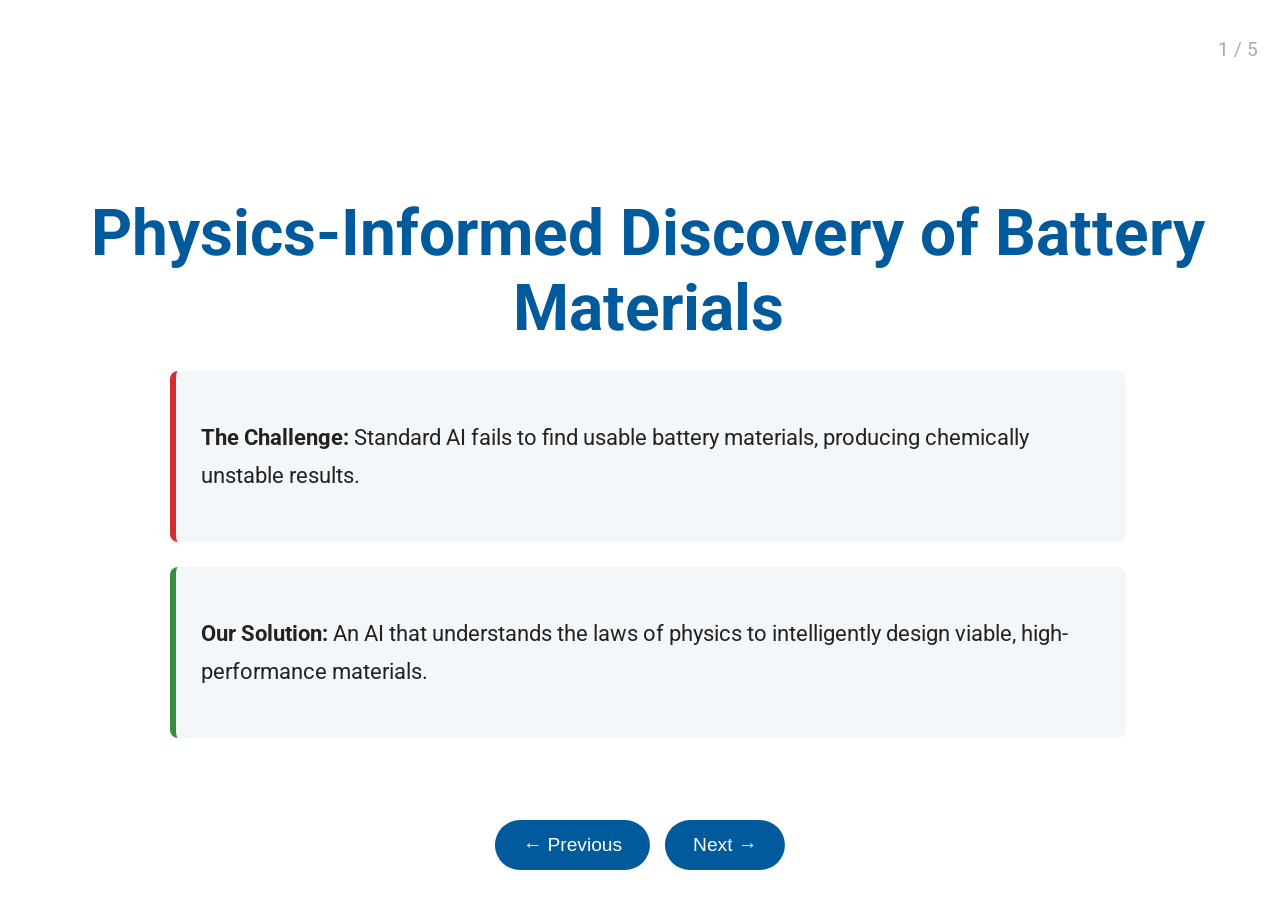
<file: battery-class/PINNS presentation.html>
<!DOCTYPE html>
<html lang="en">
<head>
    <meta charset="UTF-8">
    <meta name="viewport" content="width=device-width, initial-scale=1.0">
    <title>Physics-Informed Battery Materials Discovery</title>
    <link rel="preconnect" href="https://fonts.googleapis.com">
    <link rel="preconnect" href="https://fonts.gstatic.com" crossorigin>
    <link href="https://fonts.googleapis.com/css2?family=Roboto:wght@400;500;700&display=swap" rel="stylesheet">
    <style>
        :root {
            --primary-color: #005A9C;
            --secondary-color: #007BFF;
            --light-gray: #f4f7f9;
            --dark-gray: #222;
            --border-color: #e0e0e0;
        }
        body { font-family: 'Roboto', sans-serif; background: #fff; color: var(--dark-gray); overflow: hidden; }
        .slide { width: 100vw; height: 100vh; display: none; flex-direction: column; justify-content: center; align-items: center; padding: 50px; box-sizing: border-box; position: relative; }
        .slide.active { display: flex; }
        .content { max-width: 1200px; width: 100%; }
        h1 { font-size: clamp(3rem, 6vw, 4rem); color: var(--primary-color); font-weight: 700; text-align: center; margin-bottom: 25px; }
        h2 { font-size: clamp(2rem, 4vw, 2.8rem); text-align: center; margin-bottom: 30px; }
        h3 { font-size: clamp(1.6rem, 3vw, 2rem); color: var(--dark-gray); text-align: left; }
        p, li { font-size: 1.4rem; line-height: 1.7; }
        .info-box { padding: 25px; margin: 25px auto; border-left: 6px solid; background-color: var(--light-gray); border-radius: 8px; max-width: 900px; }
        .problem-box { border-color: #D32F2F; }
        .solution-box { border-color: #388E3C; }
        .method-funnel { display: flex; justify-content: space-around; align-items: stretch; gap: 20px; margin-top: 30px; }
        .funnel-step { background-color: var(--light-gray); border-radius: 8px; padding: 25px; text-align: center; flex: 1; display: flex; flex-direction: column; justify-content: center;}
        .funnel-step h3 { text-align: center; margin-top: 0; margin-bottom: 15px; color: var(--primary-color);}
        .funnel-step p { font-size: 1.3rem; line-height: 1.6; }
        .funnel-step strong { font-weight: 500; }
        .funnel-arrow { font-size: 4rem; color: var(--primary-color); align-self: center; }
        .results-grid { display: grid; grid-template-columns: 1fr 1fr; grid-template-rows: auto auto; gap: 30px 40px; margin-top: 20px; grid-template-areas: "header header" "main-results sidebar"; }
        #results-header { grid-area: header; }
        .main-results-box { grid-area: main-results; }
        .sidebar-box { grid-area: sidebar; }
        .results-box { background: var(--light-gray); padding: 30px; border-radius: 8px; }
        .results-box h3 { margin-top: 0; margin-bottom: 15px; color: var(--primary-color); border-bottom: 2px solid var(--border-color); padding-bottom: 10px; }
        .results-table { width: 100%; border-collapse: collapse; font-size: 1.3rem; }
        .results-table td { padding: 12px 5px; border-bottom: 1px solid var(--border-color); }
        .results-table tr:last-child td { border-bottom: none; }
        .results-table td:first-child { font-family: monospace; }
        .results-table td:last-child { font-weight: 700; color: var(--dark-gray); text-align: right; }
        .sidebar-box ul { list-style: none; padding: 0; margin: 0; }
        .sidebar-box li { font-size: 1.3rem; padding: 10px; border-radius: 5px; margin-bottom: 10px; background: white; }
        .sidebar-box li strong { font-weight: 500; color: var(--secondary-color); }
        .key-points { display: grid; grid-template-columns: repeat(auto-fit, minmax(320px, 1fr)); gap: 30px; }
        .point-card { background-color: var(--light-gray); padding: 25px; border-radius: 8px; }
        .point-card h3 { margin-top: 0; color: var(--primary-color); }
        .navigation { position: fixed; bottom: 30px; left: 50%; transform: translateX(-50%); display: flex; gap: 15px; z-index: 1000; }
        .nav-btn { padding: 14px 28px; background: var(--primary-color); border: none; color: white; cursor: pointer; border-radius: 50px; font-size: 1.2rem; font-weight: 500; }
        .nav-btn:hover { background: var(--secondary-color); }
        .slide-number { position: absolute; top: 30px; right: 30px; color: #aaa; font-size: 1.2rem; }
        @media (max-width: 900px) { .method-funnel, .results-grid { grid-template-columns: 1fr; } .funnel-arrow { transform: rotate(90deg); } }
    </style>
</head>
<body>

    <div class="slide active">
        <span class="slide-number">1 / 5</span>
        <div class="content">
            <h1>Physics-Informed Discovery of Battery Materials</h1>
            <div class="info-box problem-box"><p><strong>The Challenge:</strong> Standard AI fails to find usable battery materials, producing chemically unstable results.</p></div>
            <div class="info-box solution-box"><p><strong>Our Solution:</strong> An AI that understands the laws of physics to intelligently design viable, high-performance materials.</p></div>
        </div>
    </div>

    <div class="slide">
        <span class="slide-number">2 / 5</span>
        <div class="content">
            <h1>Why This Research is Critical</h1>
            <p style="text-align:center; max-width: 900px; margin: 0 auto;">Better batteries are essential for **electric vehicles**, a **renewable energy grid**, and a **stable, ethical supply chain**.</p>
        </div>
    </div>

    <div class="slide">
        <span class="slide-number">3 / 5</span>
        <div class="content">
            <h1>Our Scientific Method</h1>
            <div class="method-funnel">
                <div class="funnel-step">
                    <h3>1. Physics-Based Features</h3>
                    <p><strong>Source:</strong> Materials Project<br><strong>Features:</strong> 22 Descriptors<br><em>(Structural, Thermodynamic, Electronic)</em></p>
                </div>
                <div class="funnel-arrow">&rarr;</div>
                <div class="funnel-step">
                    <h3>2. Physics-Informed Core</h3>
                    <p><strong>Logic:</strong> VED Calculation<br><strong>Equation:</strong> VED = Capacity × Voltage × Rate<br><em>(Constrained by First Principles)</em></p>
                </div>
                <div class="funnel-arrow">&rarr;</div>
                <div class="funnel-step">
                    <h3>3. Neural Network Prediction</h3>
                    <p><strong>Architecture:</strong> Feed-Forward NN<br><strong>Input:</strong> Physics Descriptors<br><em>(Output: VED Prediction)</em></p>
                </div>
            </div>
        </div>
    </div>

    <div class="slide">
        <span class="slide-number">4 / 5</span>
        <div class="content">
            <h1>Key Discoveries from Our Model</h1>
            <div class="results-grid">
                <div id="results-header"><h2>The model demonstrated versatility, high performance, and strategic design.</h2></div>
                <div class="main-results-box results-box">
                    <h3>🏆 Top 3 High-Performance Discoveries</h3>
                    <table class="results-table">
                        <tr><td>Ti₀.₀₄Li₁.₀₄Ni₀.₉₁Co₀.₀₃Mn₀.₀₂O₂.₀₅</td><td>193.7 Wh/L</td></tr>
                        <tr><td>Ti₀.₀₄Li₁.₀₅Ni₀.₈₆Co₀.₁₄Mn₋₀.₀₅O₂.₀₄</td><td>193.7 Wh/L</td></tr>
                        <tr><td>Ti₀.₀₁Li₁.₀₅Ni₀.₉₁Co₀.₁₆Mn₋₀.₀₈O₂.₀₃</td><td>193.7 Wh/L</td></tr>
                    </table>
                    <p style="font-size:1.2rem; margin-top:20px;">These are stable, complex formulas with specific dopants like **Titanium (Ti)** for enhanced performance, ready for synthesis.</p>
                </div>
                <div class="sidebar-box results-box">
                    <h3>🗺️ Versatility Across Platforms</h3>
                    <ul>
                        <li><strong>High-Ni NMC:</strong> Max energy for EVs.</li>
                        <li><strong>Li-Rich NMC:</strong> High capacity, next-gen cathodes.</li>
                        <li><strong>HV Spinel:</strong> High voltage and safety.</li>
                        <li><strong>Polyanion:</strong> Extreme stability for grid storage.</li>
                    </ul>
                </div>
            </div>
        </div>
    </div>
    
    <div class="slide">
        <span class="slide-number">5 / 5</span>
        <div class="content">
            <h1>Impact & Future</h1>
            <div class="key-points">
                <div class="point-card"><h3>Immediate Impact</h3><p>A curated list of novel materials ready for laboratory validation, accelerating the R&D timeline.</p></div>
                <div class="point-card"><h3>Industry Application</h3><p>Paves the way for next-gen EVs and grid storage with a stable, low-cobalt supply chain.</p></div>
                <div class="point-card"><h3>Next Steps</h3><p>Synthesize the top candidates and form industry partnerships to scale development.</p></div>
            </div>
        </div>
    </div>

    <div class="navigation">
        <button class="nav-btn" onclick="previousSlide()">← Previous</button>
        <button class="nav-btn" onclick="nextSlide()">Next →</button>
    </div>
    <script>
        let currentSlide = 0;
        const slides = document.querySelectorAll('.slide');
        function showSlide(n) {
            slides.forEach((s) => s.classList.remove('active'));
            currentSlide = (n + slides.length) % slides.length;
            slides[currentSlide].classList.add('active');
        }
        function nextSlide() { showSlide(currentSlide + 1); }
        function previousSlide() { showSlide(currentSlide - 1); }
        document.addEventListener('keydown', (e) => {
            if (e.key === 'ArrowRight') nextSlide();
            if (e.key === 'ArrowLeft') previousSlide();
        });
    </script>
</body>
</html>
</file>
<file: style.css>
:root {
    --bg-color: #ffffff;
    --text-main: #2F4F4F;
    --text-light: #555555;
    --accent-color: #5A7D9A;
    --accent-hover: #3E5A73;
    --card-bg: #fdfdfd;
    --card-border: #eaeaea;
    --light-gray: #f4f7f9;
}

* {
    margin: 0;
    padding: 0;
    box-sizing: border-box;
}

body {
    font-family: 'Inter', sans-serif;
    background-color: var(--bg-color);
    color: var(--text-main);
    line-height: 1.6;
}

/* Typography Spacing Fix */
p {
    margin-bottom: 1.8rem; /* Creates the breathing room you requested */
    line-height: 1.7;
}

li {
    margin-bottom: 0.8rem;
}

/* Header & Navigation */
header {
    position: sticky;
    top: 0;
    background-color: rgba(255, 255, 255, 0.95);
    backdrop-filter: blur(5px);
    border-bottom: 1px solid var(--card-border);
    z-index: 1000;
}

nav {
    display: flex;
    justify-content: space-between;
    align-items: center;
    max-width: 1200px;
    margin: 0 auto;
    padding: 1.5rem 2rem;
}

.nav-links {
    list-style: none;
    display: flex;
    gap: 2rem;
}

.nav-links a {
    text-decoration: none;
    color: var(--text-light);
    transition: color 0.3s ease;
}

/* Hero Section */
#hero {
    max-width: 800px;
    margin: 8rem auto 4rem;
    text-align: center;
    padding: 0 2rem;
}

#hero h1 {
    font-size: 2.8rem;
    margin-bottom: 1.5rem;
}

/* Portfolio Grid */
.grid-container {
    display: grid;
    grid-template-columns: repeat(auto-fit, minmax(300px, 1fr));
    gap: 2.5rem;
    max-width: 1200px;
    margin: 0 auto 6rem;
    padding: 0 2rem;
}

.card {
    background: var(--card-bg);
    border: 1px solid var(--card-border);
    border-radius: 8px;
    overflow: hidden;
    transition: transform 0.3s ease;
    display: flex;
    flex-direction: column;
}

.card:hover {
    transform: translateY(-5px);
}

.card-img-placeholder {
    background-color: #ececec;
    height: 200px;
    overflow: hidden;
}

.card-content {
    padding: 1.5rem;
    flex-grow: 1;
}

/* Skill Tags */
.skill-tags {
    display: flex;
    flex-wrap: wrap;
    gap: 0.5rem;
    margin-bottom: 1.2rem;
}

.skill-tags span {
    background-color: rgba(90, 125, 154, 0.1);
    color: var(--accent-color);
    padding: 0.2rem 0.7rem;
    border-radius: 50px;
    font-size: 0.75rem;
    font-weight: 600;
}

.btn {
    display: block;
    text-align: center;
    background-color: var(--accent-color);
    color: white;
    text-decoration: none;
    padding: 0.8rem;
    border-radius: 4px;
    font-weight: 600;
    margin-top: auto;
}

/* Download Buttons */
.download-container {
    margin: 4rem 0;
    padding: 2.5rem;
    background-color: var(--light-gray);
    border-radius: 12px;
    text-align: center;
}

.btn-download {
    background-color: var(--text-main);
    color: white;
    padding: 1rem 2rem;
    text-decoration: none;
    border-radius: 6px;
    font-weight: 700;
    display: inline-block;
    transition: background 0.3s;
}

.btn-download:hover {
    background-color: var(--accent-color);
}

/* Article Layout for sub-pages */
.article-container {
    max-width: 900px;
    margin: 4rem auto;
    padding: 0 2rem;
}

.article-header {
    text-align: center;
    margin-bottom: 4rem;
}

.subtitle {
    color: var(--accent-color);
    font-size: 1.2rem;
}
</file>
